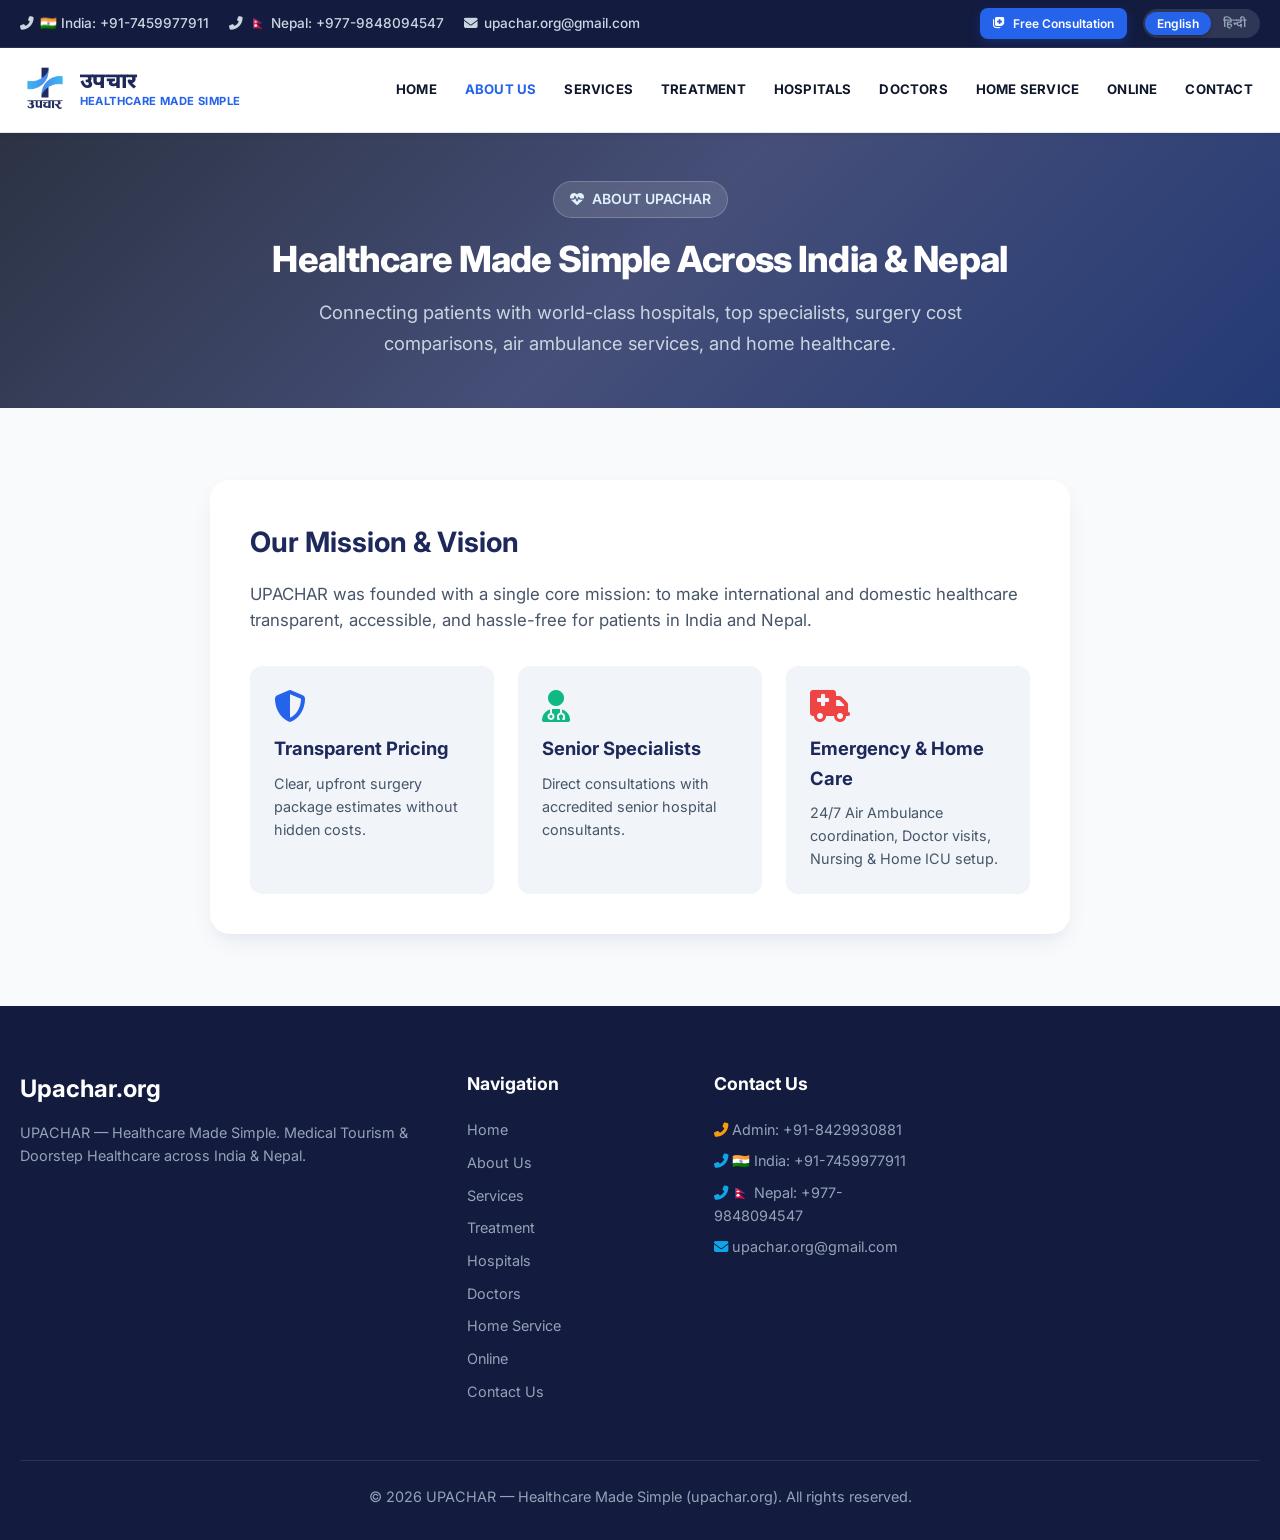
<file: about.html>
<!DOCTYPE html>
<html lang="en">
<head>
  <meta charset="UTF-8">
  <meta name="viewport" content="width=device-width, initial-scale=1.0, maximum-scale=1.0, user-scalable=no">
  <title>About Us — UPACHAR | Healthcare Made Simple</title>
  <meta name="description" content="Learn about UPACHAR — Healthcare Made Simple. Connecting patients in India & Nepal with accredited hospitals, senior doctors & transparent treatment cost comparisons.">
  
  <link rel="icon" href="assets/images/logo.jpeg" type="image/jpeg">
  <link rel="stylesheet" href="https://cdnjs.cloudflare.com/ajax/libs/font-awesome/6.5.1/css/all.min.css">
  <link rel="stylesheet" href="css/style.css">
</head>
<body>



  <!-- Top Utility Bar -->
  <div class="top-bar">
    <div class="container">
      <div class="top-info">
        <a href="tel:+917459977911"><i class="fas fa-phone-alt"></i> <span>🇮🇳 India: +91-7459977911</span></a>
        <a href="tel:+9779848094547"><i class="fas fa-phone-alt"></i> <span>🇳🇵 Nepal: +977-9848094547</span></a>
        <a href="mailto:upachar.org@gmail.com"><i class="fas fa-envelope"></i> <span>upachar.org@gmail.com</span></a>
      </div>
      <div class="top-actions">
        <a href="contact.html" class="btn btn-primary btn-sm" style="padding:0.3rem 0.75rem; font-size:0.75rem; background:var(--accent);">
          <i class="fas fa-notes-medical"></i> <span>Free Consultation</span>
        </a>
        <div class="lang-switch" id="langSwitch">
          <button class="lang-btn active" data-lang="en">English</button>
          <button class="lang-btn" data-lang="hi">हिन्दी</button>
        </div>
      </div>
    </div>
  </div>

  <!-- Main Header -->
  <header class="main-header">
    <div class="container header-container">
      <a href="index.html" class="brand-logo">
        <img src="assets/images/logo.jpeg" alt="Upachar Logo" style="height:50px !important; max-height:50px !important; width:auto !important;">
        <div class="brand-text">
          <span class="brand-name">उपचार</span>
          <span class="brand-tagline">Healthcare Made Simple</span>
        </div>
      </a>

      <nav class="nav-menu">
        <div class="nav-item"><a href="index.html" class="nav-link">HOME</a></div>
        <div class="nav-item"><a href="about.html" class="nav-link active">ABOUT US</a></div>
        <div class="nav-item"><a href="services.html" class="nav-link">SERVICES</a></div>
        <div class="nav-item"><a href="treatment.html" class="nav-link">TREATMENT</a></div>
        <div class="nav-item"><a href="hospitals.html" class="nav-link">HOSPITALS</a></div>
        <div class="nav-item"><a href="doctors.html" class="nav-link">DOCTORS</a></div>
        <div class="nav-item"><a href="home-service.html" class="nav-link">HOME SERVICE</a></div>
        <div class="nav-item"><a href="online.html" class="nav-link">ONLINE</a></div>
        <div class="nav-item"><a href="contact.html" class="nav-link">CONTACT</a></div>
      </nav>

      <button class="mobile-toggle" aria-label="Toggle menu">
        <i class="fas fa-bars"></i>
      </button>
    </div>
  </header>

  <!-- Page Banner -->
  <section class="hero-section" style="padding:3rem 0; text-align:center;">
    <div class="container">
      <span class="hero-badge"><i class="fas fa-heartbeat"></i> ABOUT UPACHAR</span>
      <h1 class="hero-title" style="font-size:2.25rem;">Healthcare Made Simple Across India & Nepal</h1>
      <p class="hero-subtitle" style="margin:0 auto; max-width:750px;">
        Connecting patients with world-class hospitals, top specialists, surgery cost comparisons, air ambulance services, and home healthcare.
      </p>
    </div>
  </section>

  <!-- About Details Section -->
  <section class="section">
    <div class="container" style="max-width:900px;">
      <div style="background:#FFF; padding:2.5rem; border-radius:var(--radius-lg); box-shadow:var(--shadow-md);">
        <h2 style="color:var(--primary); margin-bottom:1rem; font-size:1.75rem;">Our Mission & Vision</h2>
        <p style="margin-bottom:1.5rem; color:var(--text-muted); font-size:1.05rem;">
          UPACHAR was founded with a single core mission: to make international and domestic healthcare transparent, accessible, and hassle-free for patients in India and Nepal.
        </p>

        <div style="display:grid; grid-template-columns:repeat(auto-fit, minmax(240px, 1fr)); gap:1.5rem; margin-top:2rem;">
          <div style="background:var(--bg-alt); padding:1.5rem; border-radius:var(--radius-md);">
            <i class="fas fa-shield-alt" style="font-size:2rem; color:var(--accent); margin-bottom:0.75rem;"></i>
            <h3 style="font-size:1.15rem; color:var(--primary); margin-bottom:0.5rem;">Transparent Pricing</h3>
            <p style="font-size:0.9rem; color:var(--text-muted);">Clear, upfront surgery package estimates without hidden costs.</p>
          </div>

          <div style="background:var(--bg-alt); padding:1.5rem; border-radius:var(--radius-md);">
            <i class="fas fa-user-md" style="font-size:2rem; color:var(--emerald); margin-bottom:0.75rem;"></i>
            <h3 style="font-size:1.15rem; color:var(--primary); margin-bottom:0.5rem;">Senior Specialists</h3>
            <p style="font-size:0.9rem; color:var(--text-muted);">Direct consultations with accredited senior hospital consultants.</p>
          </div>

          <div style="background:var(--bg-alt); padding:1.5rem; border-radius:var(--radius-md);">
            <i class="fas fa-ambulance" style="font-size:2rem; color:var(--rose); margin-bottom:0.75rem;"></i>
            <h3 style="font-size:1.15rem; color:var(--primary); margin-bottom:0.5rem;">Emergency & Home Care</h3>
            <p style="font-size:0.9rem; color:var(--text-muted);">24/7 Air Ambulance coordination, Doctor visits, Nursing & Home ICU setup.</p>
          </div>
        </div>
      </div>
    </div>
  </section>

  <!-- Footer -->
  <footer class="main-footer">
    <div class="container">
      <div class="footer-grid">
        <div class="footer-brand">
          <h3>Upachar.org</h3>
          <p>UPACHAR — Healthcare Made Simple. Medical Tourism & Doorstep Healthcare across India & Nepal.</p>
        </div>
        <div>
          <h4 class="footer-title">Navigation</h4>
          <ul class="footer-links">
            <li><a href="index.html">Home</a></li>
            <li><a href="about.html">About Us</a></li>
            <li><a href="services.html">Services</a></li>
            <li><a href="treatment.html">Treatment</a></li>
            <li><a href="hospitals.html">Hospitals</a></li>
            <li><a href="doctors.html">Doctors</a></li>
            <li><a href="home-service.html">Home Service</a></li>
            <li><a href="online.html">Online</a></li>
            <li><a href="contact.html">Contact Us</a></li>
          </ul>
        </div>
        <div>
          <h4 class="footer-title">Contact Us</h4>
          <p style="margin-bottom:0.5rem;"><i class="fas fa-phone-alt" style="color:var(--amber);"></i> Admin: +91-8429930881</p>
          <p style="margin-bottom:0.5rem;"><i class="fas fa-phone-alt" style="color:var(--cyan);"></i> 🇮🇳 India: +91-7459977911</p>
          <p style="margin-bottom:0.5rem;"><i class="fas fa-phone-alt" style="color:var(--cyan);"></i> 🇳🇵 Nepal: +977-9848094547</p>
          <p style="margin-bottom:0.5rem;"><i class="fas fa-envelope" style="color:var(--cyan);"></i> upachar.org@gmail.com</p>
        </div>
      </div>
      <div class="footer-bottom">
        <p>© 2026 UPACHAR — Healthcare Made Simple (upachar.org). All rights reserved.</p>
      </div>
    </div>
  </footer>

  <script src="js/data.js"></script>
  <script src="js/app.js"></script>
</body>
</html>
</file>
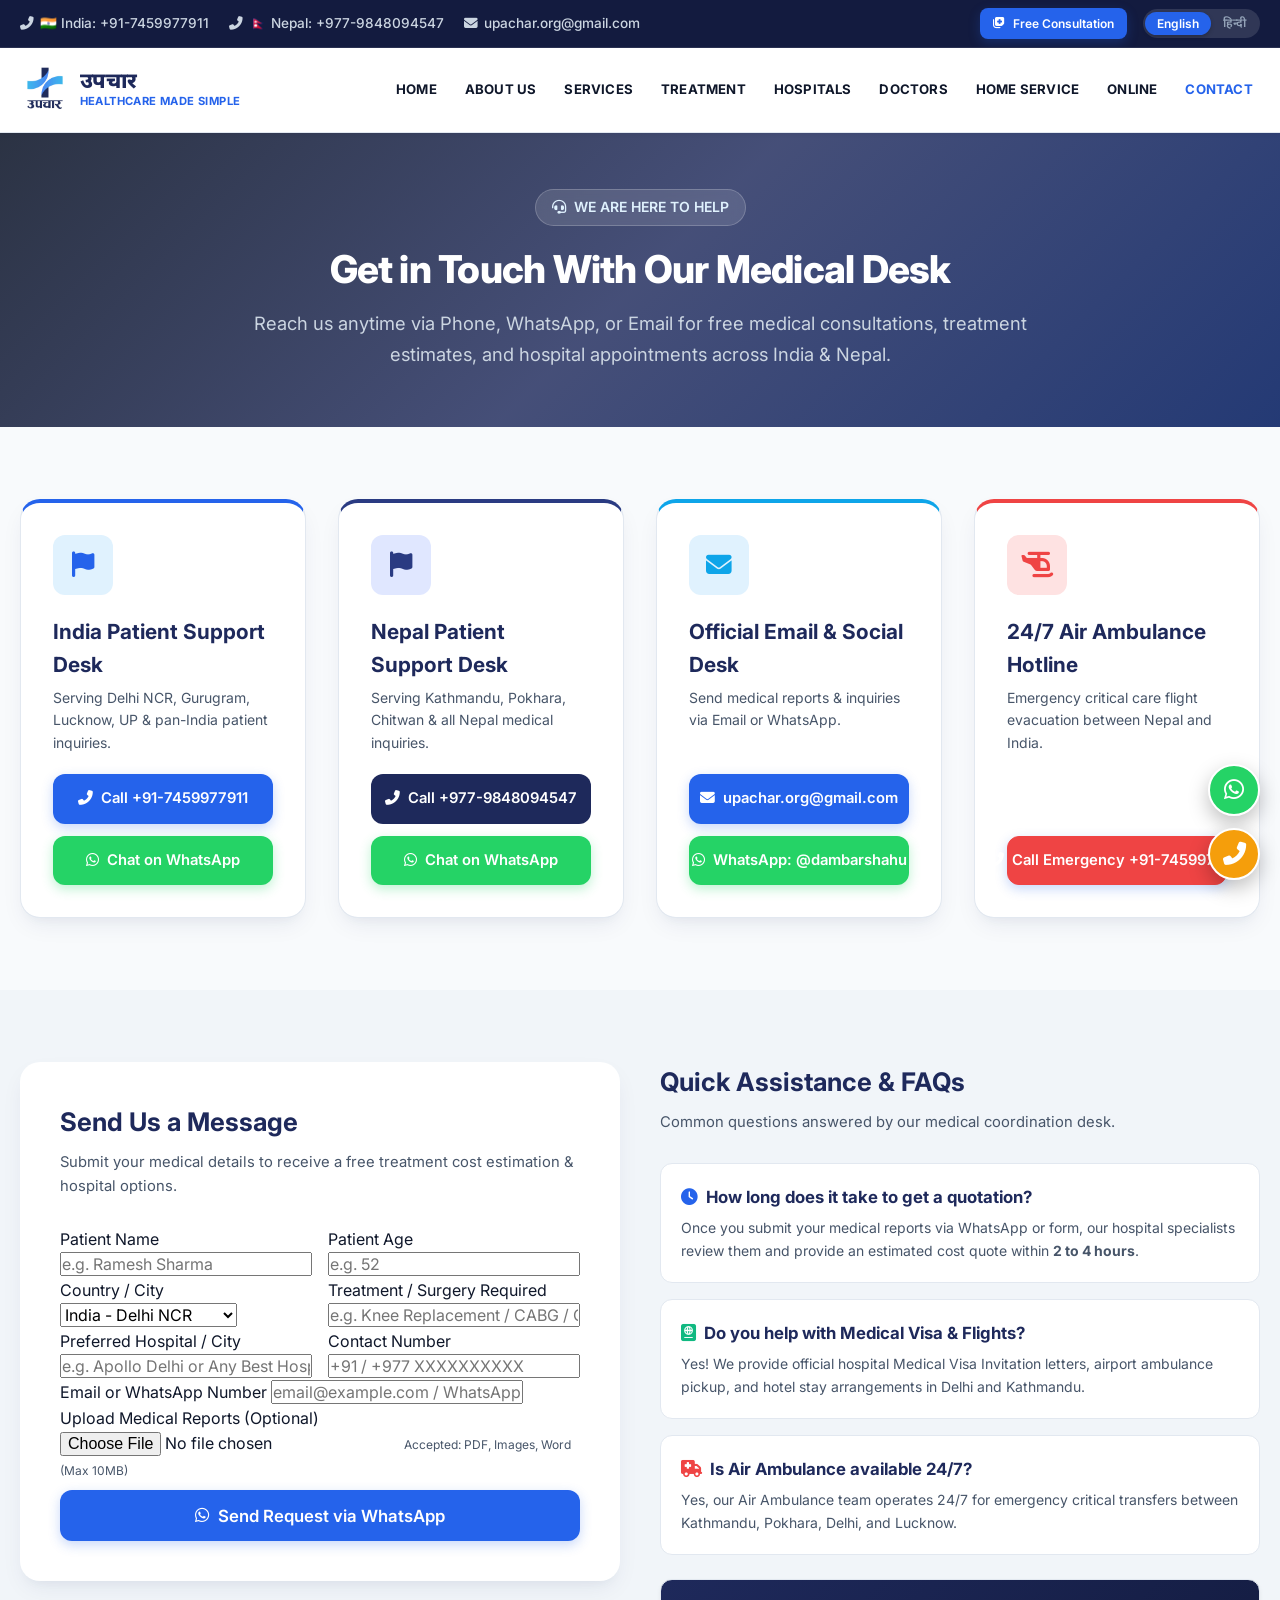
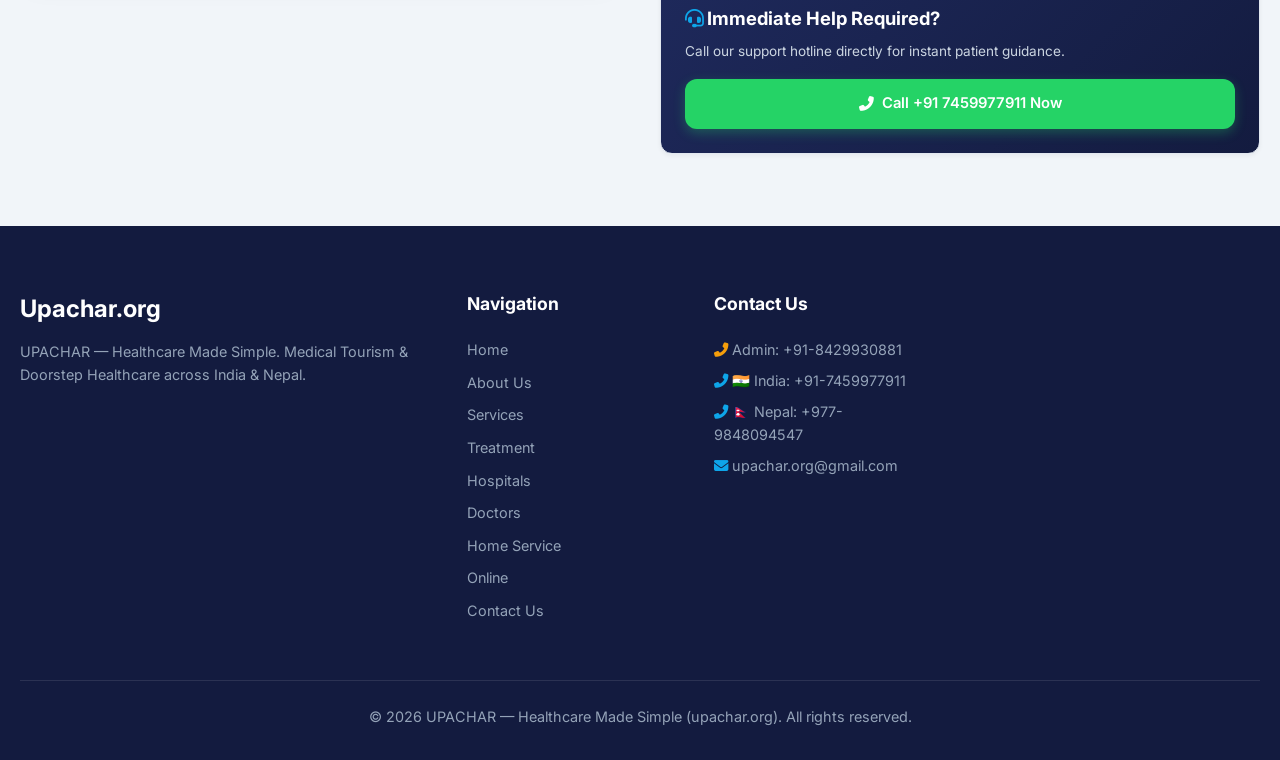
<file: contact.html>
<!DOCTYPE html>
<html lang="en">
<head>
  <meta charset="UTF-8">
  <meta name="viewport" content="width=device-width, initial-scale=1.0, maximum-scale=1.0, user-scalable=no">
  <title>Contact Us — UPACHAR | Healthcare & Patient Support Desks</title>
  <meta name="description" content="Get in touch with UPACHAR Medical Desk. India Support Desk +91 7459977911, Nepal Support Desk +977 9848094547, Email upachar.org@gmail.com. Free treatment estimates.">
  
  <link rel="icon" href="assets/images/logo.jpeg" type="image/jpeg">
  <link rel="stylesheet" href="https://cdnjs.cloudflare.com/ajax/libs/font-awesome/6.5.1/css/all.min.css">
  <link rel="stylesheet" href="css/style.css">
  <style>
    .contact-hero-card {
      background: #FFFFFF;
      border-radius: var(--radius-lg);
      border: 1px solid var(--border-light);
      box-shadow: var(--shadow-md);
      padding: 2rem;
      transition: var(--transition);
      display: flex;
      flex-direction: column;
      height: 100%;
    }
    .contact-hero-card:hover {
      transform: translateY(-5px);
      box-shadow: var(--shadow-lg);
      border-color: var(--accent);
    }
    .contact-icon-box {
      width: 60px;
      height: 60px;
      border-radius: var(--radius-md);
      display: flex;
      align-items: center;
      justify-content: center;
      font-size: 1.6rem;
      margin-bottom: 1.25rem;
    }
    .office-card {
      background: #FFF;
      border-radius: var(--radius-md);
      border: 1px solid var(--border-light);
      padding: 1.5rem;
      box-shadow: var(--shadow-sm);
    }
    .faq-item-card {
      background: #FFF;
      border-radius: var(--radius-md);
      border: 1px solid var(--border-light);
      padding: 1.25rem;
      margin-bottom: 1rem;
    }
    .faq-item-card h4 {
      color: var(--primary);
      font-size: 1.05rem;
      margin-bottom: 0.4rem;
      display: flex;
      align-items: center;
      gap: 0.5rem;
    }
  </style>
</head>
<body>



  <!-- Top Utility Bar -->
  <div class="top-bar">
    <div class="container">
      <div class="top-info">
        <a href="tel:+917459977911"><i class="fas fa-phone-alt"></i> <span>🇮🇳 India: +91-7459977911</span></a>
        <a href="tel:+9779848094547"><i class="fas fa-phone-alt"></i> <span>🇳🇵 Nepal: +977-9848094547</span></a>
        <a href="mailto:upachar.org@gmail.com"><i class="fas fa-envelope"></i> <span>upachar.org@gmail.com</span></a>
      </div>
      <div class="top-actions">
        <a href="contact.html" class="btn btn-primary btn-sm" style="padding:0.3rem 0.75rem; font-size:0.75rem; background:var(--accent);">
          <i class="fas fa-notes-medical"></i> <span>Free Consultation</span>
        </a>
        <div class="lang-switch" id="langSwitch">
          <button class="lang-btn active" data-lang="en">English</button>
          <button class="lang-btn" data-lang="hi">हिन्दी</button>
        </div>
      </div>
    </div>
  </div>

  <!-- Main Header -->
  <header class="main-header">
    <div class="container header-container">
      <a href="index.html" class="brand-logo">
        <img src="assets/images/logo.jpeg" alt="Upachar Logo" style="height:50px !important; max-height:50px !important; width:auto !important;">
        <div class="brand-text">
          <span class="brand-name">उपचार</span>
          <span class="brand-tagline">Healthcare Made Simple</span>
        </div>
      </a>

      <nav class="nav-menu">
        <div class="nav-item"><a href="index.html" class="nav-link">HOME</a></div>
        <div class="nav-item"><a href="about.html" class="nav-link">ABOUT US</a></div>
        <div class="nav-item"><a href="services.html" class="nav-link">SERVICES</a></div>
        <div class="nav-item"><a href="treatment.html" class="nav-link">TREATMENT</a></div>
        <div class="nav-item"><a href="hospitals.html" class="nav-link">HOSPITALS</a></div>
        <div class="nav-item"><a href="doctors.html" class="nav-link">DOCTORS</a></div>
        <div class="nav-item"><a href="home-service.html" class="nav-link">HOME SERVICE</a></div>
        <div class="nav-item"><a href="online.html" class="nav-link">ONLINE</a></div>
        <div class="nav-item"><a href="contact.html" class="nav-link active">CONTACT</a></div>
      </nav>

      <button class="mobile-toggle" aria-label="Toggle menu">
        <i class="fas fa-bars"></i>
      </button>
    </div>
  </header>

  <!-- Page Banner -->
  <section class="hero-section" style="padding:3.5rem 0; text-align:center;">
    <div class="container">
      <span class="hero-badge"><i class="fas fa-headset"></i> WE ARE HERE TO HELP</span>
      <h1 class="hero-title" style="font-size:2.4rem;">Get in Touch With Our Medical Desk</h1>
      <p class="hero-subtitle" style="margin:0 auto; max-width:780px;">
        Reach us anytime via Phone, WhatsApp, or Email for free medical consultations, treatment estimates, and hospital appointments across India & Nepal.
      </p>
    </div>
  </section>

  <!-- Support Desks Cards Grid -->
  <section class="section">
    <div class="container">
      <div style="display:grid; grid-template-columns:repeat(auto-fit, minmax(280px, 1fr)); gap:2rem;">
        
        <!-- 1. India Support Desk -->
        <div class="contact-hero-card" style="border-top:4px solid var(--accent);">
          <div class="contact-icon-box" style="background:#E0F2FE; color:var(--accent);"><i class="fas fa-flag"></i></div>
          <h3 style="font-size:1.3rem; color:var(--primary); margin-bottom:0.35rem;">India Patient Support Desk</h3>
          <p style="color:var(--text-muted); font-size:0.875rem; margin-bottom:1.25rem;">
            Serving Delhi NCR, Gurugram, Lucknow, UP & pan-India patient inquiries.
          </p>
          <div style="margin-top:auto; display:flex; flex-direction:column; gap:0.75rem;">
            <a href="tel:+917459977911" class="btn btn-primary" style="width:100%;">
              <i class="fas fa-phone-alt"></i> Call +91-7459977911
            </a>
            <a href="https://wa.me/917459977911" target="_blank" class="btn btn-whatsapp" style="width:100%;">
              <i class="fab fa-whatsapp"></i> Chat on WhatsApp
            </a>
          </div>
        </div>

        <!-- 2. Nepal Support Desk -->
        <div class="contact-hero-card" style="border-top:4px solid var(--primary-light);">
          <div class="contact-icon-box" style="background:#E0E7FF; color:var(--primary-light);"><i class="fas fa-flag"></i></div>
          <h3 style="font-size:1.3rem; color:var(--primary); margin-bottom:0.35rem;">Nepal Patient Support Desk</h3>
          <p style="color:var(--text-muted); font-size:0.875rem; margin-bottom:1.25rem;">
            Serving Kathmandu, Pokhara, Chitwan & all Nepal medical inquiries.
          </p>
          <div style="margin-top:auto; display:flex; flex-direction:column; gap:0.75rem;">
            <a href="tel:+9779848094547" class="btn btn-navy" style="width:100%;">
              <i class="fas fa-phone-alt"></i> Call +977-9848094547
            </a>
            <a href="https://wa.me/9779848094547" target="_blank" class="btn btn-whatsapp" style="width:100%;">
              <i class="fab fa-whatsapp"></i> Chat on WhatsApp
            </a>
          </div>
        </div>

        <!-- 3. Official Email & Social Desk -->
        <div class="contact-hero-card" style="border-top:4px solid var(--cyan);">
          <div class="contact-icon-box" style="background:#E0F2FE; color:var(--cyan);"><i class="fas fa-envelope"></i></div>
          <h3 style="font-size:1.3rem; color:var(--primary); margin-bottom:0.35rem;">Official Email & Social Desk</h3>
          <p style="color:var(--text-muted); font-size:0.875rem; margin-bottom:1.25rem;">
            Send medical reports & inquiries via Email or WhatsApp.
          </p>
          <div style="margin-top:auto; display:flex; flex-direction:column; gap:0.75rem;">
            <a href="mailto:upachar.org@gmail.com" class="btn btn-primary" style="width:100%; word-break:break-all;">
              <i class="fas fa-envelope"></i> upachar.org@gmail.com
            </a>
            <a href="https://wa.me/918429930881" target="_blank" class="btn btn-whatsapp" style="width:100%;">
              <i class="fab fa-whatsapp"></i> WhatsApp: @dambarshahu
            </a>
          </div>
        </div>

        <!-- 4. 24/7 Air Ambulance Emergency -->
        <div class="contact-hero-card" style="border-top:4px solid var(--rose);">
          <div class="contact-icon-box" style="background:#FEE2E2; color:var(--rose);"><i class="fas fa-helicopter"></i></div>
          <h3 style="font-size:1.3rem; color:var(--primary); margin-bottom:0.35rem;">24/7 Air Ambulance Hotline</h3>
          <p style="color:var(--text-muted); font-size:0.875rem; margin-bottom:1.25rem;">
            Emergency critical care flight evacuation between Nepal and India.
          </p>
          <div style="margin-top:auto; display:flex; flex-direction:column; gap:0.75rem;">
            <a href="tel:+917459977911" class="btn btn-primary" style="width:100%; background:var(--rose); border-color:var(--rose);">
              <i class="fas fa-phone-alt"></i> Call Emergency +91-7459977911
            </a>
          </div>
        </div>

      </div>
    </div>
  </section>

  <!-- Interactive Form & Quick FAQ Section -->
  <section class="section" style="background:var(--bg-alt);">
    <div class="container">
      <div style="display:grid; grid-template-columns:repeat(auto-fit, minmax(320px, 1fr)); gap:2.5rem; align-items:start;">
        
        <!-- Left: Form Container Card -->
        <div class="form-container-card" style="margin:0; max-width:100%;">
          <h2 style="color:var(--primary); margin-bottom:0.5rem; font-size:1.6rem;">Send Us a Message</h2>
          <p style="color:var(--text-muted); margin-bottom:1.75rem; font-size:0.925rem;">
            Submit your medical details to receive a free treatment cost estimation & hospital options.
          </p>

          <form id="personalizedQuoteForm" class="quick-form">
            <div class="form-row">
              <div class="form-group">
                <label>Patient Name</label>
                <input type="text" id="quoteName" class="form-input" placeholder="e.g. Ramesh Sharma" required>
              </div>
              <div class="form-group">
                <label>Patient Age</label>
                <input type="number" id="quoteAge" class="form-input" placeholder="e.g. 52" required>
              </div>
            </div>

            <div class="form-row">
              <div class="form-group">
                <label>Country / City</label>
                <select id="quoteCountry" class="form-select" required>
                  <option value="India - Delhi NCR">India - Delhi NCR</option>
                  <option value="India - Lucknow / UP">India - Lucknow / UP</option>
                  <option value="Nepal - Kathmandu">Nepal - Kathmandu</option>
                  <option value="Nepal - Other City">Nepal - Other City</option>
                  <option value="International">International</option>
                </select>
              </div>
              <div class="form-group">
                <label>Treatment / Surgery Required</label>
                <input type="text" id="quoteTreatment" class="form-input" placeholder="e.g. Knee Replacement / CABG / Cataract" required>
              </div>
            </div>

            <div class="form-row">
              <div class="form-group">
                <label>Preferred Hospital / City</label>
                <input type="text" id="quoteHospital" class="form-input" placeholder="e.g. Apollo Delhi or Any Best Hospital">
              </div>
              <div class="form-group">
                <label>Contact Number</label>
                <input type="tel" id="quoteContact" class="form-input" placeholder="+91 / +977 XXXXXXXXXX" required>
              </div>
            </div>

            <div class="form-group">
              <label>Email or WhatsApp Number</label>
              <input type="text" id="quoteEmailWA" class="form-input" placeholder="email@example.com / WhatsApp" required>
            </div>

            <div class="form-group">
              <label>Upload Medical Reports (Optional)</label>
              <input type="file" id="quoteReportFile" class="form-input" accept=".pdf,.jpg,.png,.doc,.docx">
              <span style="font-size:0.75rem; color:var(--text-muted);">Accepted: PDF, Images, Word (Max 10MB)</span>
            </div>

            <button type="submit" class="btn btn-primary" style="width:100%; font-size:1.05rem; padding:0.9rem; margin-top:0.5rem;">
              <i class="fab fa-whatsapp"></i> <span>Send Request via WhatsApp</span>
            </button>
          </form>
        </div>

        <!-- Right: FAQ & Assistance Cards -->
        <div>
          <h2 style="color:var(--primary); margin-bottom:0.5rem; font-size:1.6rem;">Quick Assistance & FAQs</h2>
          <p style="color:var(--text-muted); margin-bottom:1.75rem; font-size:0.925rem;">
            Common questions answered by our medical coordination desk.
          </p>

          <div class="faq-item-card">
            <h4><i class="fas fa-clock" style="color:var(--accent);"></i> How long does it take to get a quotation?</h4>
            <p style="font-size:0.875rem; color:var(--text-muted); line-height:1.6;">
              Once you submit your medical reports via WhatsApp or form, our hospital specialists review them and provide an estimated cost quote within <strong>2 to 4 hours</strong>.
            </p>
          </div>

          <div class="faq-item-card">
            <h4><i class="fas fa-passport" style="color:var(--emerald);"></i> Do you help with Medical Visa & Flights?</h4>
            <p style="font-size:0.875rem; color:var(--text-muted); line-height:1.6;">
              Yes! We provide official hospital Medical Visa Invitation letters, airport ambulance pickup, and hotel stay arrangements in Delhi and Kathmandu.
            </p>
          </div>

          <div class="faq-item-card">
            <h4><i class="fas fa-ambulance" style="color:var(--rose);"></i> Is Air Ambulance available 24/7?</h4>
            <p style="font-size:0.875rem; color:var(--text-muted); line-height:1.6;">
              Yes, our Air Ambulance team operates 24/7 for emergency critical transfers between Kathmandu, Pokhara, Delhi, and Lucknow.
            </p>
          </div>

          <div class="office-card" style="margin-top:1.5rem; background:linear-gradient(135deg, #1E295B 0%, #131B3F 100%); color:#FFF;">
            <h4 style="color:#FFF; font-size:1.15rem; margin-bottom:0.5rem;"><i class="fas fa-headset" style="color:var(--cyan);"></i> Immediate Help Required?</h4>
            <p style="font-size:0.85rem; color:#CBD5E1; margin-bottom:1rem;">
              Call our support hotline directly for instant patient guidance.
            </p>
            <a href="tel:+917459977911" class="btn btn-whatsapp" style="width:100%;">
              <i class="fas fa-phone-alt"></i> Call +91 7459977911 Now
            </a>
          </div>
        </div>

      </div>
    </div>
  </section>

  <!-- Modal Booking Dialog -->
  <div id="bookingModal" class="modal-overlay">
    <div class="modal-content">
      <button id="closeModalBtn" class="modal-close"><i class="fas fa-times"></i></button>
      <div style="margin-bottom:1.5rem;">
        <h3 style="font-size:1.35rem; color:var(--primary); font-weight:700;">Book Healthcare Consultation</h3>
        <p style="font-size:0.875rem; color:var(--text-muted);">Fill in details to instantly connect with our medical desk on WhatsApp.</p>
      </div>

      <form id="modalBookingForm" class="quick-form">
        <div class="form-group">
          <label>Select Service / Surgery</label>
          <select id="modalServiceSelect" class="form-select" required></select>
        </div>

        <div class="form-group">
          <label>Select Country / Location</label>
          <select id="modalCountry" class="form-select" required>
            <option value="India">India (+91 7459977911)</option>
            <option value="Nepal">Nepal (+977 9848094547)</option>
            <option value="Admin">Admin (+91 8429930881)</option>
          </select>
        </div>

        <div class="form-group">
          <label>Patient / Contact Name</label>
          <input type="text" id="modalName" class="form-input" placeholder="Full Name" required>
        </div>

        <div class="form-group">
          <label>Mobile Number (WhatsApp)</label>
          <input type="tel" id="modalPhone" class="form-input" placeholder="+91 / +977 XXXXXXXXXX" required>
        </div>

        <div class="form-group">
          <label>Home Address / Location</label>
          <input type="text" id="modalAddress" class="form-input" placeholder="House No., Sector, City" required>
        </div>

        <div class="form-group">
          <label>Medical Condition / Notes (Optional)</label>
          <textarea id="modalNotes" class="form-textarea" rows="2" placeholder="Describe requirements..."></textarea>
        </div>

        <button type="submit" class="btn btn-whatsapp" style="width:100%; margin-top:0.75rem;">
          <i class="fab fa-whatsapp"></i> Confirm Booking via WhatsApp
        </button>
      </form>
    </div>
  </div>

  <!-- Floating Action Buttons -->
  <div class="floating-actions">
    <a href="https://wa.me/918429930881" target="_blank" class="float-btn float-wa" title="WhatsApp Admin (+91 8429930881)">
      <i class="fab fa-whatsapp"></i>
    </a>
    <a href="tel:+918429930881" class="float-btn float-call" title="Call Admin Hotline">
      <i class="fas fa-phone-alt"></i>
    </a>
  </div>

  <!-- Footer -->
  <footer class="main-footer">
    <div class="container">
      <div class="footer-grid">
        <div class="footer-brand">
          <h3>Upachar.org</h3>
          <p>UPACHAR — Healthcare Made Simple. Medical Tourism & Doorstep Healthcare across India & Nepal.</p>
        </div>
        <div>
          <h4 class="footer-title">Navigation</h4>
          <ul class="footer-links">
            <li><a href="index.html">Home</a></li>
            <li><a href="about.html">About Us</a></li>
            <li><a href="services.html">Services</a></li>
            <li><a href="treatment.html">Treatment</a></li>
            <li><a href="hospitals.html">Hospitals</a></li>
            <li><a href="doctors.html">Doctors</a></li>
            <li><a href="home-service.html">Home Service</a></li>
            <li><a href="online.html">Online</a></li>
            <li><a href="contact.html">Contact Us</a></li>
          </ul>
        </div>
        <div>
          <h4 class="footer-title">Contact Us</h4>
          <p style="margin-bottom:0.5rem;"><i class="fas fa-phone-alt" style="color:var(--amber);"></i> Admin: +91-8429930881</p>
          <p style="margin-bottom:0.5rem;"><i class="fas fa-phone-alt" style="color:var(--cyan);"></i> 🇮🇳 India: +91-7459977911</p>
          <p style="margin-bottom:0.5rem;"><i class="fas fa-phone-alt" style="color:var(--cyan);"></i> 🇳🇵 Nepal: +977-9848094547</p>
          <p style="margin-bottom:0.5rem;"><i class="fas fa-envelope" style="color:var(--cyan);"></i> upachar.org@gmail.com</p>
        </div>
      </div>
      <div class="footer-bottom">
        <p>© 2026 UPACHAR — Healthcare Made Simple (upachar.org). All rights reserved.</p>
      </div>
    </div>
  </footer>

  <script src="js/data.js"></script>
  <script src="js/app.js"></script>
</body>
</html>
</file>
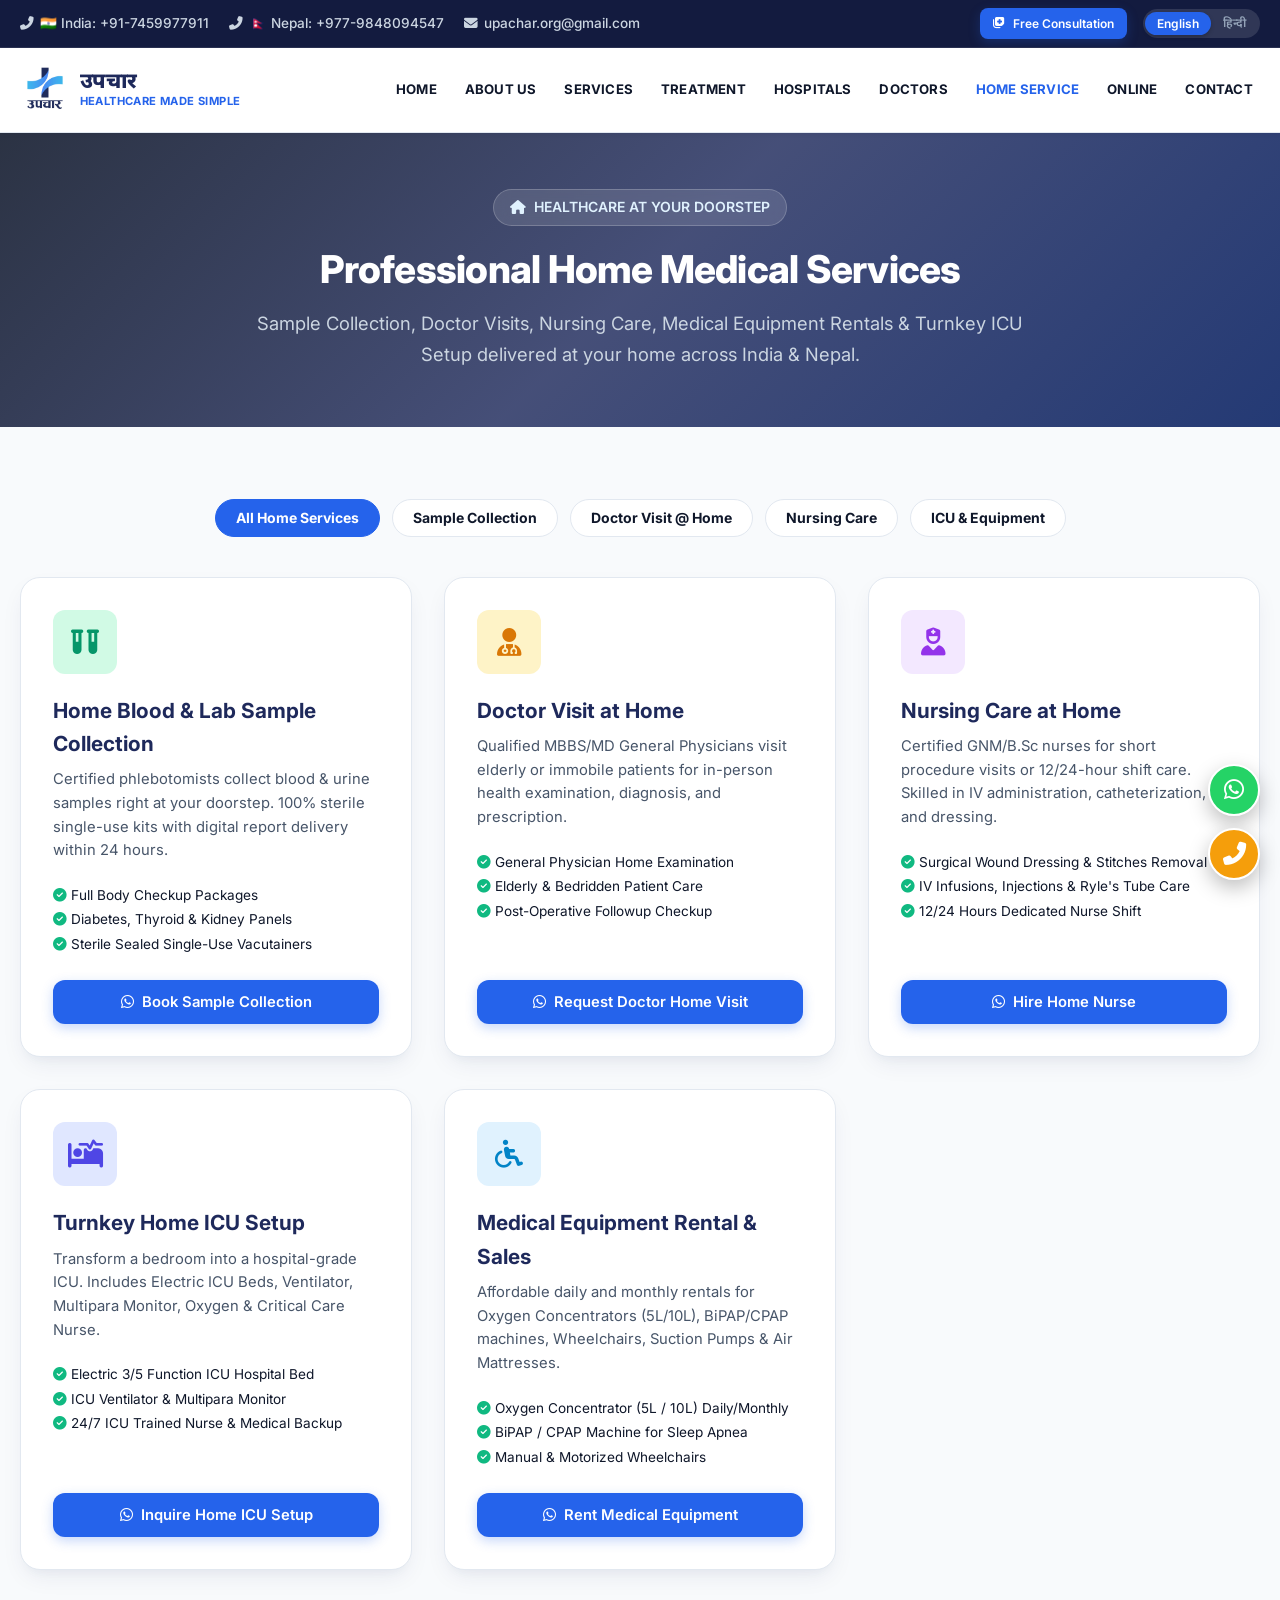
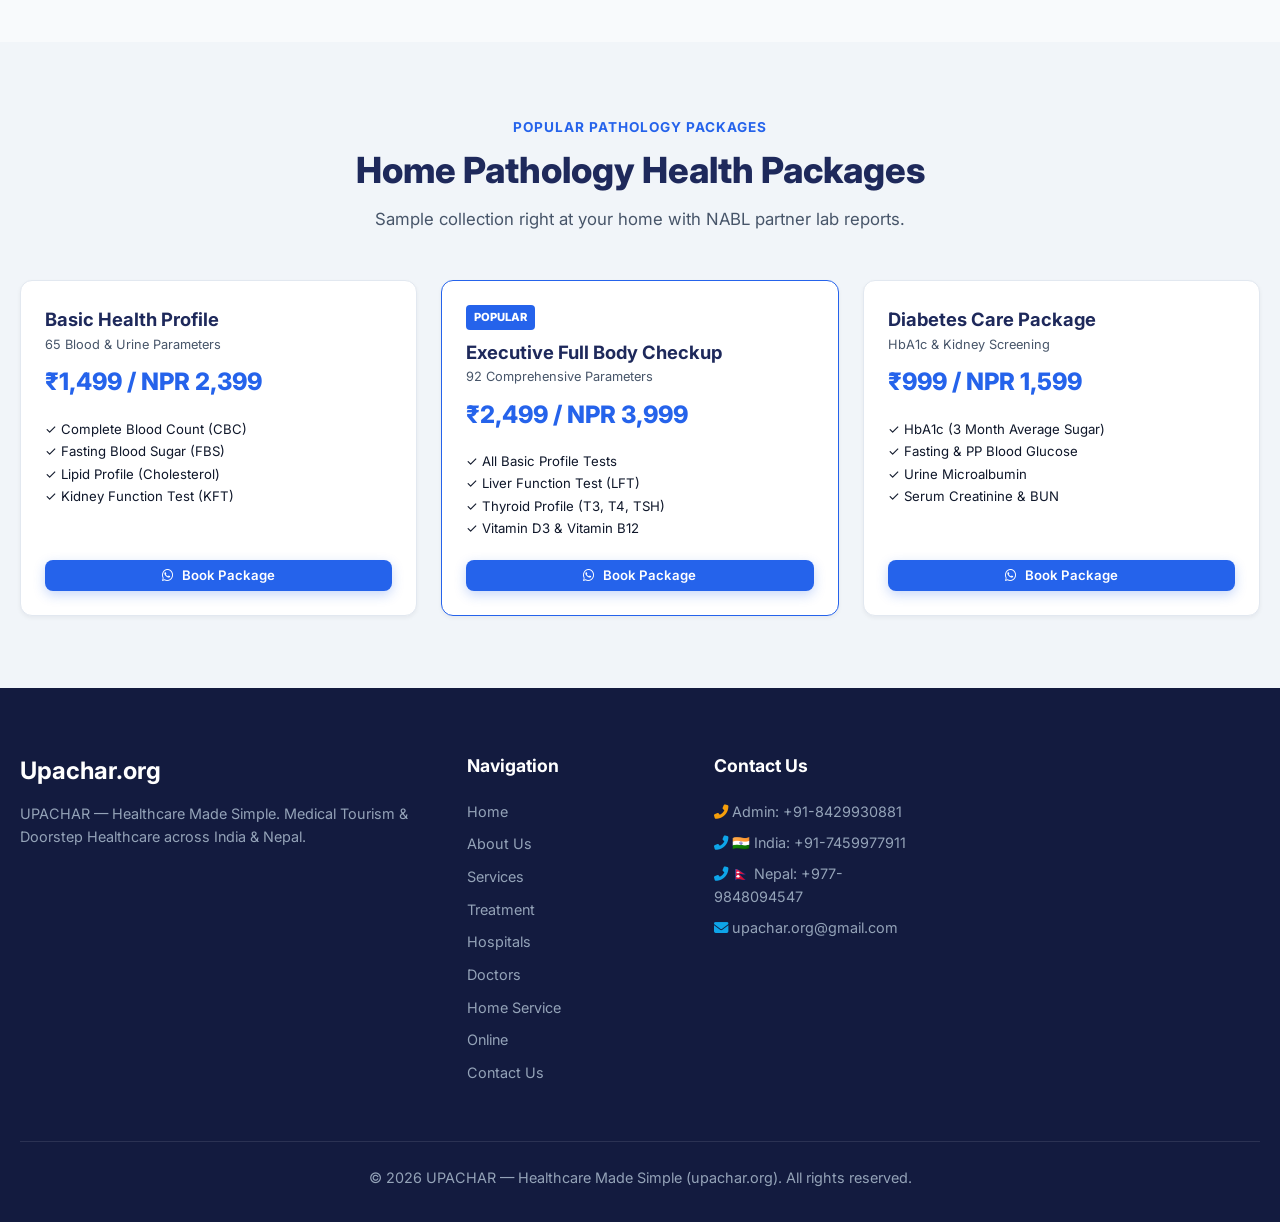
<file: home-service.html>
<!DOCTYPE html>
<html lang="en">
<head>
  <meta charset="UTF-8">
  <meta name="viewport" content="width=device-width, initial-scale=1.0, maximum-scale=1.0, user-scalable=no">
  <title>Home Service — UPACHAR | Healthcare & Nursing at Your Doorstep</title>
  <meta name="description" content="Doorstep healthcare services across India & Nepal: Home blood sample collection, Doctor home visits, Nursing care, Medical equipment rental & Home ICU Bed setup.">
  
  <link rel="icon" href="assets/images/logo.jpeg" type="image/jpeg">
  <link rel="stylesheet" href="https://cdnjs.cloudflare.com/ajax/libs/font-awesome/6.5.1/css/all.min.css">
  <link rel="stylesheet" href="css/style.css">
  <style>
    .hs-card {
      background: #FFFFFF;
      border-radius: var(--radius-lg);
      border: 1px solid var(--border-light);
      box-shadow: var(--shadow-md);
      padding: 2rem;
      transition: var(--transition);
      display: flex;
      flex-direction: column;
      height: 100%;
    }
    .hs-card:hover {
      transform: translateY(-5px);
      box-shadow: var(--shadow-lg);
      border-color: var(--accent);
    }
    .hs-icon {
      width: 64px;
      height: 64px;
      border-radius: var(--radius-md);
      display: flex;
      align-items: center;
      justify-content: center;
      font-size: 1.75rem;
      margin-bottom: 1.25rem;
    }
    .filter-tabs {
      display: flex;
      justify-content: center;
      gap: 0.75rem;
      flex-wrap: wrap;
      margin-bottom: 2.5rem;
    }
    .filter-btn {
      padding: 0.6rem 1.25rem;
      border-radius: var(--radius-full);
      border: 1.5px solid var(--border-light);
      background: #FFF;
      color: var(--text-dark);
      font-weight: 700;
      font-size: 0.875rem;
      cursor: pointer;
      transition: var(--transition);
    }
    .filter-btn.active, .filter-btn:hover {
      background: var(--accent);
      color: #FFF;
      border-color: var(--accent);
    }
    .package-card {
      background: #FFF;
      border-radius: var(--radius-md);
      border: 1px solid var(--border-light);
      padding: 1.5rem;
      box-shadow: var(--shadow-sm);
      transition: var(--transition);
      display: flex;
      flex-direction: column;
    }
    .package-card:hover {
      border-color: var(--cyan);
      box-shadow: var(--shadow-md);
    }
    .price-tag {
      font-size: 1.5rem;
      font-weight: 800;
      color: var(--accent);
      margin: 0.5rem 0 1rem;
    }
  </style>
</head>
<body>



  <!-- Top Utility Bar -->
  <div class="top-bar">
    <div class="container">
      <div class="top-info">
        <a href="tel:+917459977911"><i class="fas fa-phone-alt"></i> <span>🇮🇳 India: +91-7459977911</span></a>
        <a href="tel:+9779848094547"><i class="fas fa-phone-alt"></i> <span>🇳🇵 Nepal: +977-9848094547</span></a>
        <a href="mailto:upachar.org@gmail.com"><i class="fas fa-envelope"></i> <span>upachar.org@gmail.com</span></a>
      </div>
      <div class="top-actions">
        <a href="contact.html" class="btn btn-primary btn-sm" style="padding:0.3rem 0.75rem; font-size:0.75rem; background:var(--accent);">
          <i class="fas fa-notes-medical"></i> <span>Free Consultation</span>
        </a>
        <div class="lang-switch" id="langSwitch">
          <button class="lang-btn active" data-lang="en">English</button>
          <button class="lang-btn" data-lang="hi">हिन्दी</button>
        </div>
      </div>
    </div>
  </div>

  <!-- Main Header -->
  <header class="main-header">
    <div class="container header-container">
      <a href="index.html" class="brand-logo">
        <img src="assets/images/logo.jpeg" alt="Upachar Logo" style="height:50px !important; max-height:50px !important; width:auto !important;">
        <div class="brand-text">
          <span class="brand-name">उपचार</span>
          <span class="brand-tagline">Healthcare Made Simple</span>
        </div>
      </a>

      <nav class="nav-menu">
        <div class="nav-item"><a href="index.html" class="nav-link">HOME</a></div>
        <div class="nav-item"><a href="about.html" class="nav-link">ABOUT US</a></div>
        <div class="nav-item"><a href="services.html" class="nav-link">SERVICES</a></div>
        <div class="nav-item"><a href="treatment.html" class="nav-link">TREATMENT</a></div>
        <div class="nav-item"><a href="hospitals.html" class="nav-link">HOSPITALS</a></div>
        <div class="nav-item"><a href="doctors.html" class="nav-link">DOCTORS</a></div>
        <div class="nav-item"><a href="home-service.html" class="nav-link active">HOME SERVICE</a></div>
        <div class="nav-item"><a href="online.html" class="nav-link">ONLINE</a></div>
        <div class="nav-item"><a href="contact.html" class="nav-link">CONTACT</a></div>
      </nav>

      <button class="mobile-toggle" aria-label="Toggle menu">
        <i class="fas fa-bars"></i>
      </button>
    </div>
  </header>

  <!-- Page Banner -->
  <section class="hero-section" style="padding:3.5rem 0; text-align:center;">
    <div class="container">
      <span class="hero-badge"><i class="fas fa-home"></i> HEALTHCARE AT YOUR DOORSTEP</span>
      <h1 class="hero-title" style="font-size:2.4rem;">Professional Home Medical Services</h1>
      <p class="hero-subtitle" style="margin:0 auto; max-width:780px;">
        Sample Collection, Doctor Visits, Nursing Care, Medical Equipment Rentals & Turnkey ICU Setup delivered at your home across India & Nepal.
      </p>
    </div>
  </section>

  <!-- Main Home Services Catalog -->
  <section class="section">
    <div class="container">
      <!-- Filter Tabs -->
      <div class="filter-tabs">
        <button class="filter-btn active" data-filter="all">All Home Services</button>
        <button class="filter-btn" data-filter="sample">Sample Collection</button>
        <button class="filter-btn" data-filter="doctor">Doctor Visit @ Home</button>
        <button class="filter-btn" data-filter="nurse">Nursing Care</button>
        <button class="filter-btn" data-filter="icu">ICU & Equipment</button>
      </div>

      <!-- Services Grid -->
      <div style="display:grid; grid-template-columns:repeat(auto-fit, minmax(320px, 1fr)); gap:2rem;">
        
        <!-- 1. Sample Collection -->
        <div class="hs-card" data-category="sample">
          <div class="hs-icon" style="background:#D1FAE5; color:#059669;"><i class="fas fa-vials"></i></div>
          <h3 style="font-size:1.3rem; color:var(--primary); margin-bottom:0.5rem;">Home Blood & Lab Sample Collection</h3>
          <p style="color:var(--text-muted); font-size:0.925rem; margin-bottom:1.25rem;">
            Certified phlebotomists collect blood & urine samples right at your doorstep. 100% sterile single-use kits with digital report delivery within 24 hours.
          </p>
          <ul style="font-size:0.85rem; color:var(--text-dark); margin-bottom:1.5rem; line-height:1.8;">
            <li><i class="fas fa-check-circle" style="color:var(--emerald);"></i> Full Body Checkup Packages</li>
            <li><i class="fas fa-check-circle" style="color:var(--emerald);"></i> Diabetes, Thyroid & Kidney Panels</li>
            <li><i class="fas fa-check-circle" style="color:var(--emerald);"></i> Sterile Sealed Single-Use Vacutainers</li>
          </ul>
          <button class="btn btn-primary" onclick="openBookingModal('diagnostics', 'Home Lab Sample Collection')" style="margin-top:auto;">
            <i class="fab fa-whatsapp"></i> Book Sample Collection
          </button>
        </div>

        <!-- 2. Doctor Visit @ Home -->
        <div class="hs-card" data-category="doctor">
          <div class="hs-icon" style="background:#FEF3C7; color:#D97706;"><i class="fas fa-user-md"></i></div>
          <h3 style="font-size:1.3rem; color:var(--primary); margin-bottom:0.5rem;">Doctor Visit at Home</h3>
          <p style="color:var(--text-muted); font-size:0.925rem; margin-bottom:1.25rem;">
            Qualified MBBS/MD General Physicians visit elderly or immobile patients for in-person health examination, diagnosis, and prescription.
          </p>
          <ul style="font-size:0.85rem; color:var(--text-dark); margin-bottom:1.5rem; line-height:1.8;">
            <li><i class="fas fa-check-circle" style="color:var(--emerald);"></i> General Physician Home Examination</li>
            <li><i class="fas fa-check-circle" style="color:var(--emerald);"></i> Elderly & Bedridden Patient Care</li>
            <li><i class="fas fa-check-circle" style="color:var(--emerald);"></i> Post-Operative Followup Checkup</li>
          </ul>
          <button class="btn btn-primary" onclick="openBookingModal('doctor', 'Doctor Visit @ Home')" style="margin-top:auto;">
            <i class="fab fa-whatsapp"></i> Request Doctor Home Visit
          </button>
        </div>

        <!-- 3. Nurse Care @ Home -->
        <div class="hs-card" data-category="nurse">
          <div class="hs-icon" style="background:#F3E8FF; color:#9333EA;"><i class="fas fa-user-nurse"></i></div>
          <h3 style="font-size:1.3rem; color:var(--primary); margin-bottom:0.5rem;">Nursing Care at Home</h3>
          <p style="color:var(--text-muted); font-size:0.925rem; margin-bottom:1.25rem;">
            Certified GNM/B.Sc nurses for short procedure visits or 12/24-hour shift care. Skilled in IV administration, catheterization, and dressing.
          </p>
          <ul style="font-size:0.85rem; color:var(--text-dark); margin-bottom:1.5rem; line-height:1.8;">
            <li><i class="fas fa-check-circle" style="color:var(--emerald);"></i> Surgical Wound Dressing & Stitches Removal</li>
            <li><i class="fas fa-check-circle" style="color:var(--emerald);"></i> IV Infusions, Injections & Ryle's Tube Care</li>
            <li><i class="fas fa-check-circle" style="color:var(--emerald);"></i> 12/24 Hours Dedicated Nurse Shift</li>
          </ul>
          <button class="btn btn-primary" onclick="openBookingModal('nursing', 'Nurse Care @ Home')" style="margin-top:auto;">
            <i class="fab fa-whatsapp"></i> Hire Home Nurse
          </button>
        </div>

        <!-- 4. Home ICU Setup -->
        <div class="hs-card" data-category="icu">
          <div class="hs-icon" style="background:#E0E7FF; color:#4F46E5;"><i class="fas fa-procedures"></i></div>
          <h3 style="font-size:1.3rem; color:var(--primary); margin-bottom:0.5rem;">Turnkey Home ICU Setup</h3>
          <p style="color:var(--text-muted); font-size:0.925rem; margin-bottom:1.25rem;">
            Transform a bedroom into a hospital-grade ICU. Includes Electric ICU Beds, Ventilator, Multipara Monitor, Oxygen & Critical Care Nurse.
          </p>
          <ul style="font-size:0.85rem; color:var(--text-dark); margin-bottom:1.5rem; line-height:1.8;">
            <li><i class="fas fa-check-circle" style="color:var(--emerald);"></i> Electric 3/5 Function ICU Hospital Bed</li>
            <li><i class="fas fa-check-circle" style="color:var(--emerald);"></i> ICU Ventilator & Multipara Monitor</li>
            <li><i class="fas fa-check-circle" style="color:var(--emerald);"></i> 24/7 ICU Trained Nurse & Medical Backup</li>
          </ul>
          <button class="btn btn-primary" onclick="openBookingModal('equipment', 'Turnkey Home ICU Setup')" style="margin-top:auto;">
            <i class="fab fa-whatsapp"></i> Inquire Home ICU Setup
          </button>
        </div>

        <!-- 5. Medical Equipment Rental -->
        <div class="hs-card" data-category="icu">
          <div class="hs-icon" style="background:#E0F2FE; color:#0284C7;"><i class="fas fa-wheelchair"></i></div>
          <h3 style="font-size:1.3rem; color:var(--primary); margin-bottom:0.5rem;">Medical Equipment Rental & Sales</h3>
          <p style="color:var(--text-muted); font-size:0.925rem; margin-bottom:1.25rem;">
            Affordable daily and monthly rentals for Oxygen Concentrators (5L/10L), BiPAP/CPAP machines, Wheelchairs, Suction Pumps & Air Mattresses.
          </p>
          <ul style="font-size:0.85rem; color:var(--text-dark); margin-bottom:1.5rem; line-height:1.8;">
            <li><i class="fas fa-check-circle" style="color:var(--emerald);"></i> Oxygen Concentrator (5L / 10L) Daily/Monthly</li>
            <li><i class="fas fa-check-circle" style="color:var(--emerald);"></i> BiPAP / CPAP Machine for Sleep Apnea</li>
            <li><i class="fas fa-check-circle" style="color:var(--emerald);"></i> Manual & Motorized Wheelchairs</li>
          </ul>
          <button class="btn btn-primary" onclick="openBookingModal('equipment', 'Medical Equipment Rental')" style="margin-top:auto;">
            <i class="fab fa-whatsapp"></i> Rent Medical Equipment
          </button>
        </div>

      </div>
    </div>
  </section>

  <!-- Popular Health Checkup Packages Section -->
  <section class="section" style="background:var(--bg-alt);">
    <div class="container">
      <div class="section-header">
        <span class="section-tag">Popular Pathology Packages</span>
        <h2 class="section-title">Home Pathology Health Packages</h2>
        <p class="section-desc">Sample collection right at your home with NABL partner lab reports.</p>
      </div>

      <div style="display:grid; grid-template-columns:repeat(auto-fit, minmax(260px, 1fr)); gap:1.5rem;">
        
        <div class="package-card">
          <h3 style="font-size:1.15rem; color:var(--primary);">Basic Health Profile</h3>
          <p style="font-size:0.8rem; color:var(--text-muted);">65 Blood & Urine Parameters</p>
          <div class="price-tag">₹1,499 / NPR 2,399</div>
          <ul style="font-size:0.825rem; color:var(--text-dark); margin-bottom:1.25rem; line-height:1.7;">
            <li>✓ Complete Blood Count (CBC)</li>
            <li>✓ Fasting Blood Sugar (FBS)</li>
            <li>✓ Lipid Profile (Cholesterol)</li>
            <li>✓ Kidney Function Test (KFT)</li>
          </ul>
          <button class="btn btn-primary btn-sm" onclick="openBookingModal('diagnostics', 'Basic Health Profile')" style="margin-top:auto;">
            <i class="fab fa-whatsapp"></i> Book Package
          </button>
        </div>

        <div class="package-card" style="border-color:var(--accent);">
          <div style="background:var(--accent); color:#FFF; font-size:0.7rem; font-weight:800; padding:0.2rem 0.5rem; border-radius:4px; align-self:flex-start; margin-bottom:0.5rem; text-transform:uppercase;">Popular</div>
          <h3 style="font-size:1.15rem; color:var(--primary);">Executive Full Body Checkup</h3>
          <p style="font-size:0.8rem; color:var(--text-muted);">92 Comprehensive Parameters</p>
          <div class="price-tag">₹2,499 / NPR 3,999</div>
          <ul style="font-size:0.825rem; color:var(--text-dark); margin-bottom:1.25rem; line-height:1.7;">
            <li>✓ All Basic Profile Tests</li>
            <li>✓ Liver Function Test (LFT)</li>
            <li>✓ Thyroid Profile (T3, T4, TSH)</li>
            <li>✓ Vitamin D3 & Vitamin B12</li>
          </ul>
          <button class="btn btn-primary btn-sm" onclick="openBookingModal('diagnostics', 'Executive Full Body Checkup')" style="margin-top:auto;">
            <i class="fab fa-whatsapp"></i> Book Package
          </button>
        </div>

        <div class="package-card">
          <h3 style="font-size:1.15rem; color:var(--primary);">Diabetes Care Package</h3>
          <p style="font-size:0.8rem; color:var(--text-muted);">HbA1c & Kidney Screening</p>
          <div class="price-tag">₹999 / NPR 1,599</div>
          <ul style="font-size:0.825rem; color:var(--text-dark); margin-bottom:1.25rem; line-height:1.7;">
            <li>✓ HbA1c (3 Month Average Sugar)</li>
            <li>✓ Fasting & PP Blood Glucose</li>
            <li>✓ Urine Microalbumin</li>
            <li>✓ Serum Creatinine & BUN</li>
          </ul>
          <button class="btn btn-primary btn-sm" onclick="openBookingModal('diagnostics', 'Diabetes Care Package')" style="margin-top:auto;">
            <i class="fab fa-whatsapp"></i> Book Package
          </button>
        </div>

      </div>
    </div>
  </section>

  <!-- Modal Booking Dialog -->
  <div id="bookingModal" class="modal-overlay">
    <div class="modal-content">
      <button id="closeModalBtn" class="modal-close"><i class="fas fa-times"></i></button>
      <div style="margin-bottom:1.5rem;">
        <h3 style="font-size:1.35rem; color:var(--primary); font-weight:700;">Book Healthcare Consultation</h3>
        <p style="font-size:0.875rem; color:var(--text-muted);">Fill in details to instantly connect with our medical desk on WhatsApp.</p>
      </div>

      <form id="modalBookingForm" class="quick-form">
        <div class="form-group">
          <label>Select Service / Surgery</label>
          <select id="modalServiceSelect" class="form-select" required></select>
        </div>

        <div class="form-group">
          <label>Select Country / Location</label>
          <select id="modalCountry" class="form-select" required>
            <option value="India">India (+91 7459977911)</option>
            <option value="Nepal">Nepal (+977 9848094547)</option>
            <option value="Admin">Admin (+91 8429930881)</option>
          </select>
        </div>

        <div class="form-group">
          <label>Patient / Contact Name</label>
          <input type="text" id="modalName" class="form-input" placeholder="Full Name" required>
        </div>

        <div class="form-group">
          <label>Mobile Number (WhatsApp)</label>
          <input type="tel" id="modalPhone" class="form-input" placeholder="+91 / +977 XXXXXXXXXX" required>
        </div>

        <div class="form-group">
          <label>Home Address / Location</label>
          <input type="text" id="modalAddress" class="form-input" placeholder="House No., Sector, City" required>
        </div>

        <div class="form-group">
          <label>Medical Condition / Notes (Optional)</label>
          <textarea id="modalNotes" class="form-textarea" rows="2" placeholder="Describe requirements..."></textarea>
        </div>

        <button type="submit" class="btn btn-whatsapp" style="width:100%; margin-top:0.75rem;">
          <i class="fab fa-whatsapp"></i> Confirm Booking via WhatsApp
        </button>
      </form>
    </div>
  </div>

  <!-- Floating Action Buttons -->
  <div class="floating-actions">
    <a href="https://wa.me/918429930881" target="_blank" class="float-btn float-wa" title="WhatsApp Admin (+91 8429930881)">
      <i class="fab fa-whatsapp"></i>
    </a>
    <a href="tel:+918429930881" class="float-btn float-call" title="Call Admin Hotline">
      <i class="fas fa-phone-alt"></i>
    </a>
  </div>

  <!-- Footer -->
  <footer class="main-footer">
    <div class="container">
      <div class="footer-grid">
        <div class="footer-brand">
          <h3>Upachar.org</h3>
          <p>UPACHAR — Healthcare Made Simple. Medical Tourism & Doorstep Healthcare across India & Nepal.</p>
        </div>
        <div>
          <h4 class="footer-title">Navigation</h4>
          <ul class="footer-links">
            <li><a href="index.html">Home</a></li>
            <li><a href="about.html">About Us</a></li>
            <li><a href="services.html">Services</a></li>
            <li><a href="treatment.html">Treatment</a></li>
            <li><a href="hospitals.html">Hospitals</a></li>
            <li><a href="doctors.html">Doctors</a></li>
            <li><a href="home-service.html">Home Service</a></li>
            <li><a href="online.html">Online</a></li>
            <li><a href="contact.html">Contact Us</a></li>
          </ul>
        </div>
        <div>
          <h4 class="footer-title">Contact Us</h4>
          <p style="margin-bottom:0.5rem;"><i class="fas fa-phone-alt" style="color:var(--amber);"></i> Admin: +91-8429930881</p>
          <p style="margin-bottom:0.5rem;"><i class="fas fa-phone-alt" style="color:var(--cyan);"></i> 🇮🇳 India: +91-7459977911</p>
          <p style="margin-bottom:0.5rem;"><i class="fas fa-phone-alt" style="color:var(--cyan);"></i> 🇳🇵 Nepal: +977-9848094547</p>
          <p style="margin-bottom:0.5rem;"><i class="fas fa-envelope" style="color:var(--cyan);"></i> upachar.org@gmail.com</p>
        </div>
      </div>
      <div class="footer-bottom">
        <p>© 2026 UPACHAR — Healthcare Made Simple (upachar.org). All rights reserved.</p>
      </div>
    </div>
  </footer>

  <script src="js/data.js"></script>
  <script src="js/app.js"></script>
  <script>
    // Home Service Filter Tabs Handler
    document.addEventListener('DOMContentLoaded', () => {
      const filterBtns = document.querySelectorAll('.filter-btn');
      const cards = document.querySelectorAll('.hs-card');

      filterBtns.forEach(btn => {
        btn.addEventListener('click', () => {
          filterBtns.forEach(b => b.classList.remove('active'));
          btn.classList.add('active');

          const filter = btn.dataset.filter;
          cards.forEach(card => {
            if (filter === 'all' || card.dataset.category === filter) {
              card.style.display = 'flex';
            } else {
              card.style.display = 'none';
            }
          });
        });
      });
    });
  </script>
</body>
</html>
</file>
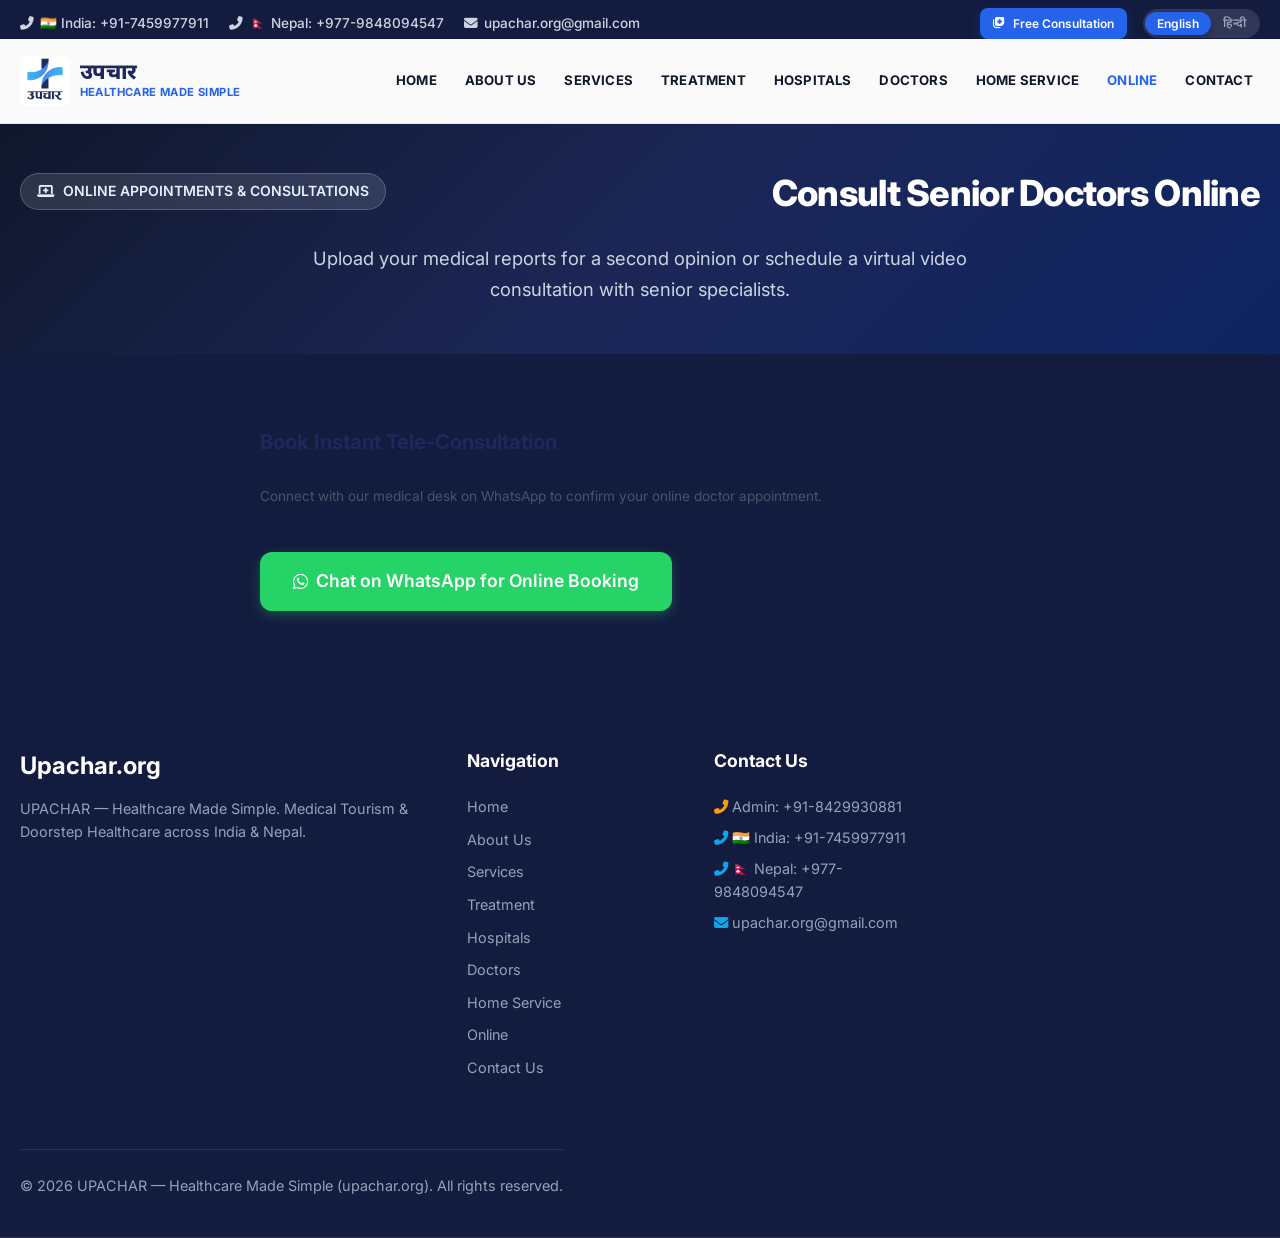
<file: online.html>
<!DOCTYPE html>
<html lang="en">
<head>
  <meta charset="UTF-8">
  <meta name="viewport" content="width=device-width, initial-scale=1.0, maximum-scale=1.0, user-scalable=no">
  <title>Online Consultations & Appointments — UPACHAR</title>
  <meta name="description" content="Book online doctor appointments and get instant medical second opinions via WhatsApp & video calls across India & Nepal.">
  
  <link rel="icon" href="assets/images/logo.jpeg" type="image/jpeg">
  <link rel="stylesheet" href="https://cdnjs.cloudflare.com/ajax/libs/font-awesome/6.5.1/css/all.min.css">
  <link rel="stylesheet" href="css/style.css">
</head>
<body>



  <!-- Top Utility Bar -->
  <div class="top-bar">
    <div class="container">
      <div class="top-info">
        <a href="tel:+917459977911"><i class="fas fa-phone-alt"></i> <span>🇮🇳 India: +91-7459977911</span></a>
        <a href="tel:+9779848094547"><i class="fas fa-phone-alt"></i> <span>🇳🇵 Nepal: +977-9848094547</span></a>
        <a href="mailto:upachar.org@gmail.com"><i class="fas fa-envelope"></i> <span>upachar.org@gmail.com</span></a>
      </div>
      <div class="top-actions">
        <a href="contact.html" class="btn btn-primary btn-sm" style="padding:0.3rem 0.75rem; font-size:0.75rem; background:var(--accent);">
          <i class="fas fa-notes-medical"></i> <span>Free Consultation</span>
        </a>
        <div class="lang-switch" id="langSwitch">
          <button class="lang-btn active" data-lang="en">English</button>
          <button class="lang-btn" data-lang="hi">हिन्दी</button>
        </div>
      </div>
    </div>
  </header>

  <!-- Main Header -->
  <header class="main-header">
    <div class="container header-container">
      <a href="index.html" class="brand-logo">
        <img src="assets/images/logo.jpeg" alt="Upachar Logo" style="height:50px !important; max-height:50px !important; width:auto !important;">
        <div class="brand-text">
          <span class="brand-name">उपचार</span>
          <span class="brand-tagline">Healthcare Made Simple</span>
        </div>
      </a>

      <nav class="nav-menu">
        <div class="nav-item"><a href="index.html" class="nav-link">HOME</a></div>
        <div class="nav-item"><a href="about.html" class="nav-link">ABOUT US</a></div>
        <div class="nav-item"><a href="services.html" class="nav-link">SERVICES</a></div>
        <div class="nav-item"><a href="treatment.html" class="nav-link">TREATMENT</a></div>
        <div class="nav-item"><a href="hospitals.html" class="nav-link">HOSPITALS</a></div>
        <div class="nav-item"><a href="doctors.html" class="nav-link">DOCTORS</a></div>
        <div class="nav-item"><a href="home-service.html" class="nav-link">HOME SERVICE</a></div>
        <div class="nav-item"><a href="online.html" class="nav-link active">ONLINE</a></div>
        <div class="nav-item"><a href="contact.html" class="nav-link">CONTACT</a></div>
      </nav>

      <button class="mobile-toggle" aria-label="Toggle menu">
        <i class="fas fa-bars"></i>
      </button>
    </div>
  </header>

  <!-- Page Banner -->
  <section class="hero-section" style="padding:3rem 0; text-align:center;">
    <div class="container">
      <span class="hero-badge"><i class="fas fa-laptop-medical"></i> ONLINE APPOINTMENTS & CONSULTATIONS</span>
      <h1 class="hero-title" style="font-size:2.25rem;">Consult Senior Doctors Online</h1>
      <p class="hero-subtitle" style="margin:0 auto; max-width:750px;">
        Upload your medical reports for a second opinion or schedule a virtual video consultation with senior specialists.
      </p>
    </div>
  </section>

  <!-- Online Consultation Section -->
  <section class="section">
    <div class="container" style="text-align:center; max-width:800px;">
      <h2 style="color:var(--primary); margin-bottom:1rem;">Book Instant Tele-Consultation</h2>
      <p style="color:var(--text-muted); margin-bottom:2rem;">Connect with our medical desk on WhatsApp to confirm your online doctor appointment.</p>
      <a href="https://wa.me/918429930881?text=Hello,%20I%20want%20to%20book%20an%20Online%20Doctor%20Consultation." target="_blank" class="btn btn-whatsapp" style="font-size:1.1rem; padding:0.9rem 2rem;">
        <i class="fab fa-whatsapp"></i> Chat on WhatsApp for Online Booking
      </a>
    </div>
  </section>

  <!-- Footer -->
  <footer class="main-footer">
    <div class="container">
      <div class="footer-grid">
        <div class="footer-brand">
          <h3>Upachar.org</h3>
          <p>UPACHAR — Healthcare Made Simple. Medical Tourism & Doorstep Healthcare across India & Nepal.</p>
        </div>
        <div>
          <h4 class="footer-title">Navigation</h4>
          <ul class="footer-links">
            <li><a href="index.html">Home</a></li>
            <li><a href="about.html">About Us</a></li>
            <li><a href="services.html">Services</a></li>
            <li><a href="treatment.html">Treatment</a></li>
            <li><a href="hospitals.html">Hospitals</a></li>
            <li><a href="doctors.html">Doctors</a></li>
            <li><a href="home-service.html">Home Service</a></li>
            <li><a href="online.html">Online</a></li>
            <li><a href="contact.html">Contact Us</a></li>
          </ul>
        </div>
        <div>
          <h4 class="footer-title">Contact Us</h4>
          <p style="margin-bottom:0.5rem;"><i class="fas fa-phone-alt" style="color:var(--amber);"></i> Admin: +91-8429930881</p>
          <p style="margin-bottom:0.5rem;"><i class="fas fa-phone-alt" style="color:var(--cyan);"></i> 🇮🇳 India: +91-7459977911</p>
          <p style="margin-bottom:0.5rem;"><i class="fas fa-phone-alt" style="color:var(--cyan);"></i> 🇳🇵 Nepal: +977-9848094547</p>
          <p style="margin-bottom:0.5rem;"><i class="fas fa-envelope" style="color:var(--cyan);"></i> upachar.org@gmail.com</p>
        </div>
      </div>
      <div class="footer-bottom">
        <p>© 2026 UPACHAR — Healthcare Made Simple (upachar.org). All rights reserved.</p>
      </div>
    </div>
  </footer>

  <script src="js/data.js"></script>
  <script src="js/app.js"></script>
</body>
</html>
</file>
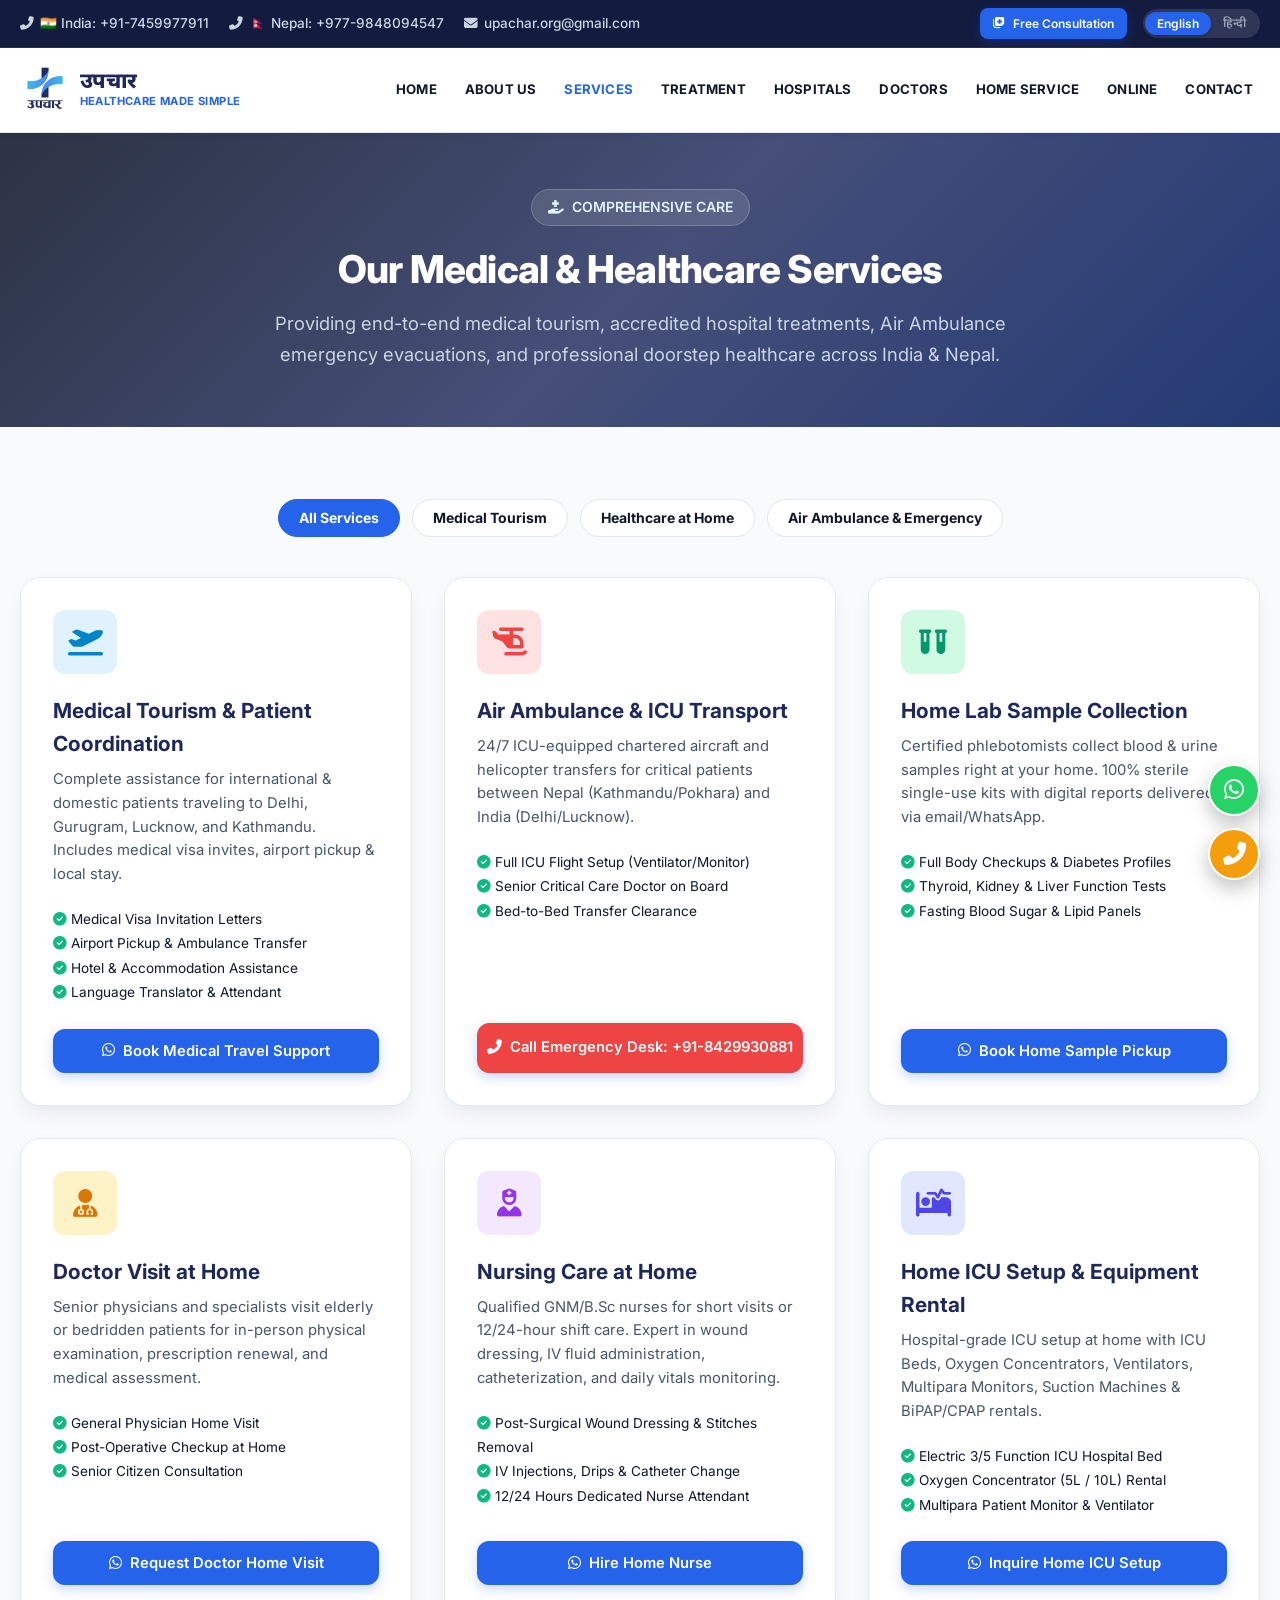
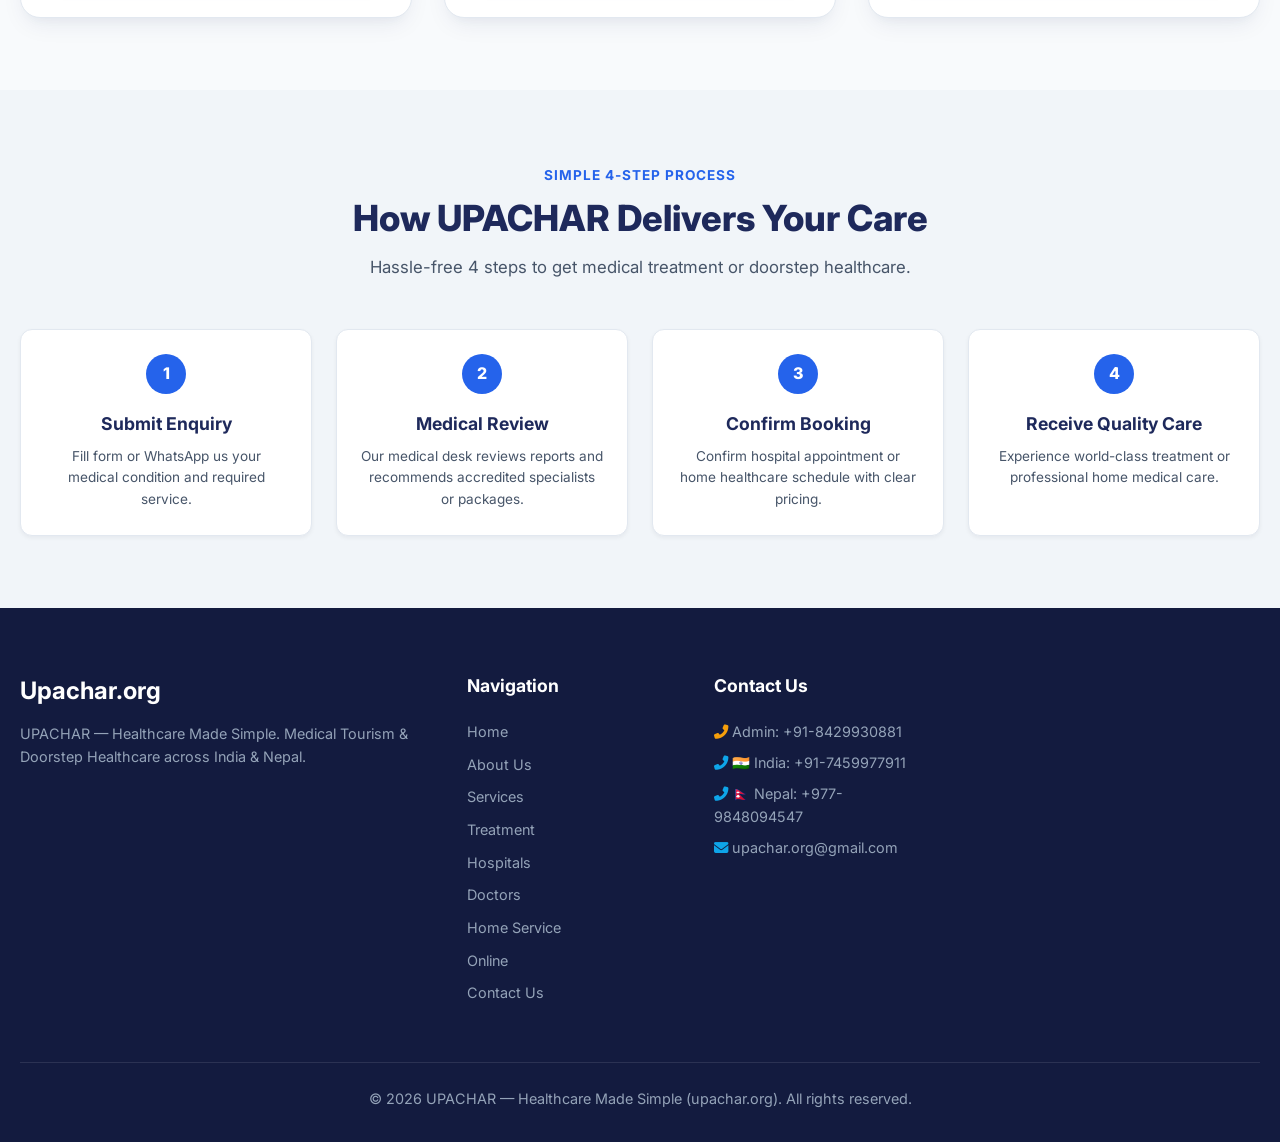
<file: services.html>
<!DOCTYPE html>
<html lang="en">
<head>
  <meta charset="UTF-8">
  <meta name="viewport" content="width=device-width, initial-scale=1.0, maximum-scale=1.0, user-scalable=no">
  <title>Our Services — UPACHAR | Medical Tourism & Doorstep Healthcare</title>
  <meta name="description" content="Explore comprehensive medical services by UPACHAR: Medical Tourism, Air Ambulance, Home ICU Setup, Home Sample Collection, Doctor Visits, Nursing Care & Medical Equipment Rentals.">
  
  <link rel="icon" href="assets/images/logo.jpeg" type="image/jpeg">
  <link rel="stylesheet" href="https://cdnjs.cloudflare.com/ajax/libs/font-awesome/6.5.1/css/all.min.css">
  <link rel="stylesheet" href="css/style.css">
  <style>
    .service-hero-card {
      background: #FFFFFF;
      border-radius: var(--radius-lg);
      border: 1px solid var(--border-light);
      box-shadow: var(--shadow-md);
      padding: 2rem;
      transition: var(--transition);
      display: flex;
      flex-direction: column;
      height: 100%;
    }
    .service-hero-card:hover {
      transform: translateY(-5px);
      box-shadow: var(--shadow-lg);
      border-color: var(--accent);
    }
    .service-icon-box {
      width: 64px;
      height: 64px;
      border-radius: var(--radius-md);
      background: var(--cyan-light);
      color: var(--accent);
      display: flex;
      align-items: center;
      justify-content: center;
      font-size: 1.75rem;
      margin-bottom: 1.25rem;
    }
    .step-card {
      background: #FFFFFF;
      border-radius: var(--radius-md);
      padding: 1.5rem;
      text-align: center;
      box-shadow: var(--shadow-sm);
      border: 1px solid var(--border-light);
      position: relative;
    }
    .step-number {
      width: 40px;
      height: 40px;
      border-radius: var(--radius-full);
      background: var(--accent);
      color: #FFF;
      font-weight: 800;
      display: flex;
      align-items: center;
      justify-content: center;
      margin: 0 auto 1rem;
    }
    .filter-tabs {
      display: flex;
      justify-content: center;
      gap: 0.75rem;
      flex-wrap: wrap;
      margin-bottom: 2.5rem;
    }
    .filter-btn {
      padding: 0.6rem 1.25rem;
      border-radius: var(--radius-full);
      border: 1.5px solid var(--border-light);
      background: #FFF;
      color: var(--text-dark);
      font-weight: 700;
      font-size: 0.875rem;
      cursor: pointer;
      transition: var(--transition);
    }
    .filter-btn.active, .filter-btn:hover {
      background: var(--accent);
      color: #FFF;
      border-color: var(--accent);
    }
  </style>
</head>
<body>



  <!-- Top Utility Bar -->
  <div class="top-bar">
    <div class="container">
      <div class="top-info">
        <a href="tel:+917459977911"><i class="fas fa-phone-alt"></i> <span>🇮🇳 India: +91-7459977911</span></a>
        <a href="tel:+9779848094547"><i class="fas fa-phone-alt"></i> <span>🇳🇵 Nepal: +977-9848094547</span></a>
        <a href="mailto:upachar.org@gmail.com"><i class="fas fa-envelope"></i> <span>upachar.org@gmail.com</span></a>
      </div>
      <div class="top-actions">
        <a href="contact.html" class="btn btn-primary btn-sm" style="padding:0.3rem 0.75rem; font-size:0.75rem; background:var(--accent);">
          <i class="fas fa-notes-medical"></i> <span>Free Consultation</span>
        </a>
        <div class="lang-switch" id="langSwitch">
          <button class="lang-btn active" data-lang="en">English</button>
          <button class="lang-btn" data-lang="hi">हिन्दी</button>
        </div>
      </div>
    </div>
  </div>

  <!-- Main Header -->
  <header class="main-header">
    <div class="container header-container">
      <a href="index.html" class="brand-logo">
        <img src="assets/images/logo.jpeg" alt="Upachar Logo" style="height:50px !important; max-height:50px !important; width:auto !important;">
        <div class="brand-text">
          <span class="brand-name">उपचार</span>
          <span class="brand-tagline">Healthcare Made Simple</span>
        </div>
      </a>

      <nav class="nav-menu">
        <div class="nav-item"><a href="index.html" class="nav-link">HOME</a></div>
        <div class="nav-item"><a href="about.html" class="nav-link">ABOUT US</a></div>
        <div class="nav-item"><a href="services.html" class="nav-link active">SERVICES</a></div>
        <div class="nav-item"><a href="treatment.html" class="nav-link">TREATMENT</a></div>
        <div class="nav-item"><a href="hospitals.html" class="nav-link">HOSPITALS</a></div>
        <div class="nav-item"><a href="doctors.html" class="nav-link">DOCTORS</a></div>
        <div class="nav-item"><a href="home-service.html" class="nav-link">HOME SERVICE</a></div>
        <div class="nav-item"><a href="online.html" class="nav-link">ONLINE</a></div>
        <div class="nav-item"><a href="contact.html" class="nav-link">CONTACT</a></div>
      </nav>

      <button class="mobile-toggle" aria-label="Toggle menu">
        <i class="fas fa-bars"></i>
      </button>
    </div>
  </header>

  <!-- Page Banner -->
  <section class="hero-section" style="padding:3.5rem 0; text-align:center;">
    <div class="container">
      <span class="hero-badge"><i class="fas fa-hand-holding-medical"></i> COMPREHENSIVE CARE</span>
      <h1 class="hero-title" style="font-size:2.4rem;">Our Medical & Healthcare Services</h1>
      <p class="hero-subtitle" style="margin:0 auto; max-width:780px;">
        Providing end-to-end medical tourism, accredited hospital treatments, Air Ambulance emergency evacuations, and professional doorstep healthcare across India & Nepal.
      </p>
    </div>
  </section>

  <!-- Services Catalog Section -->
  <section class="section">
    <div class="container">
      <!-- Filter Tabs -->
      <div class="filter-tabs">
        <button class="filter-btn active" data-filter="all">All Services</button>
        <button class="filter-btn" data-filter="tourism">Medical Tourism</button>
        <button class="filter-btn" data-filter="homecare">Healthcare at Home</button>
        <button class="filter-btn" data-filter="emergency">Air Ambulance & Emergency</button>
      </div>

      <!-- Services Grid -->
      <div style="display:grid; grid-template-columns:repeat(auto-fit, minmax(320px, 1fr)); gap:2rem;">
        
        <!-- 1. Medical Tourism -->
        <div class="service-hero-card" data-category="tourism">
          <div class="service-icon-box" style="background:#E0F2FE; color:#0284C7;"><i class="fas fa-plane-departure"></i></div>
          <h3 style="font-size:1.3rem; color:var(--primary); margin-bottom:0.5rem;">Medical Tourism & Patient Coordination</h3>
          <p style="color:var(--text-muted); font-size:0.925rem; margin-bottom:1.25rem;">
            Complete assistance for international & domestic patients traveling to Delhi, Gurugram, Lucknow, and Kathmandu. Includes medical visa invites, airport pickup & local stay.
          </p>
          <ul style="font-size:0.85rem; color:var(--text-dark); margin-bottom:1.5rem; line-height:1.8;">
            <li><i class="fas fa-check-circle" style="color:var(--emerald);"></i> Medical Visa Invitation Letters</li>
            <li><i class="fas fa-check-circle" style="color:var(--emerald);"></i> Airport Pickup & Ambulance Transfer</li>
            <li><i class="fas fa-check-circle" style="color:var(--emerald);"></i> Hotel & Accommodation Assistance</li>
            <li><i class="fas fa-check-circle" style="color:var(--emerald);"></i> Language Translator & Attendant</li>
          </ul>
          <button class="btn btn-primary" onclick="openBookingModal('tourism', 'Medical Tourism & Travel Coordination')" style="margin-top:auto;">
            <i class="fab fa-whatsapp"></i> Book Medical Travel Support
          </button>
        </div>

        <!-- 2. Air Ambulance -->
        <div class="service-hero-card" data-category="emergency">
          <div class="service-icon-box" style="background:#FEE2E2; color:#EF4444;"><i class="fas fa-helicopter"></i></div>
          <h3 style="font-size:1.3rem; color:var(--primary); margin-bottom:0.5rem;">Air Ambulance & ICU Transport</h3>
          <p style="color:var(--text-muted); font-size:0.925rem; margin-bottom:1.25rem;">
            24/7 ICU-equipped chartered aircraft and helicopter transfers for critical patients between Nepal (Kathmandu/Pokhara) and India (Delhi/Lucknow).
          </p>
          <ul style="font-size:0.85rem; color:var(--text-dark); margin-bottom:1.5rem; line-height:1.8;">
            <li><i class="fas fa-check-circle" style="color:var(--emerald);"></i> Full ICU Flight Setup (Ventilator/Monitor)</li>
            <li><i class="fas fa-check-circle" style="color:var(--emerald);"></i> Senior Critical Care Doctor on Board</li>
            <li><i class="fas fa-check-circle" style="color:var(--emerald);"></i> Bed-to-Bed Transfer Clearance</li>
          </ul>
          <a href="tel:+918429930881" class="btn btn-primary" style="margin-top:auto; background:#EF4444; border-color:#EF4444;">
            <i class="fas fa-phone-alt"></i> Call Emergency Desk: +91-8429930881
          </a>
        </div>

        <!-- 3. Home Sample Collection -->
        <div class="service-hero-card" data-category="homecare">
          <div class="service-icon-box" style="background:#D1FAE5; color:#059669;"><i class="fas fa-vials"></i></div>
          <h3 style="font-size:1.3rem; color:var(--primary); margin-bottom:0.5rem;">Home Lab Sample Collection</h3>
          <p style="color:var(--text-muted); font-size:0.925rem; margin-bottom:1.25rem;">
            Certified phlebotomists collect blood & urine samples right at your home. 100% sterile single-use kits with digital reports delivered via email/WhatsApp.
          </p>
          <ul style="font-size:0.85rem; color:var(--text-dark); margin-bottom:1.5rem; line-height:1.8;">
            <li><i class="fas fa-check-circle" style="color:var(--emerald);"></i> Full Body Checkups & Diabetes Profiles</li>
            <li><i class="fas fa-check-circle" style="color:var(--emerald);"></i> Thyroid, Kidney & Liver Function Tests</li>
            <li><i class="fas fa-check-circle" style="color:var(--emerald);"></i> Fasting Blood Sugar & Lipid Panels</li>
          </ul>
          <button class="btn btn-primary" onclick="openBookingModal('diagnostics', 'Home Sample Collection')" style="margin-top:auto;">
            <i class="fab fa-whatsapp"></i> Book Home Sample Pickup
          </button>
        </div>

        <!-- 4. Doctor Visit @ Home -->
        <div class="service-hero-card" data-category="homecare">
          <div class="service-icon-box" style="background:#FEF3C7; color:#D97706;"><i class="fas fa-user-md"></i></div>
          <h3 style="font-size:1.3rem; color:var(--primary); margin-bottom:0.5rem;">Doctor Visit at Home</h3>
          <p style="color:var(--text-muted); font-size:0.925rem; margin-bottom:1.25rem;">
            Senior physicians and specialists visit elderly or bedridden patients for in-person physical examination, prescription renewal, and medical assessment.
          </p>
          <ul style="font-size:0.85rem; color:var(--text-dark); margin-bottom:1.5rem; line-height:1.8;">
            <li><i class="fas fa-check-circle" style="color:var(--emerald);"></i> General Physician Home Visit</li>
            <li><i class="fas fa-check-circle" style="color:var(--emerald);"></i> Post-Operative Checkup at Home</li>
            <li><i class="fas fa-check-circle" style="color:var(--emerald);"></i> Senior Citizen Consultation</li>
          </ul>
          <button class="btn btn-primary" onclick="openBookingModal('doctor', 'Doctor Visit @ Home')" style="margin-top:auto;">
            <i class="fab fa-whatsapp"></i> Request Doctor Home Visit
          </button>
        </div>

        <!-- 5. Nurse Care @ Home -->
        <div class="service-hero-card" data-category="homecare">
          <div class="service-icon-box" style="background:#F3E8FF; color:#9333EA;"><i class="fas fa-user-nurse"></i></div>
          <h3 style="font-size:1.3rem; color:var(--primary); margin-bottom:0.5rem;">Nursing Care at Home</h3>
          <p style="color:var(--text-muted); font-size:0.925rem; margin-bottom:1.25rem;">
            Qualified GNM/B.Sc nurses for short visits or 12/24-hour shift care. Expert in wound dressing, IV fluid administration, catheterization, and daily vitals monitoring.
          </p>
          <ul style="font-size:0.85rem; color:var(--text-dark); margin-bottom:1.5rem; line-height:1.8;">
            <li><i class="fas fa-check-circle" style="color:var(--emerald);"></i> Post-Surgical Wound Dressing & Stitches Removal</li>
            <li><i class="fas fa-check-circle" style="color:var(--emerald);"></i> IV Injections, Drips & Catheter Change</li>
            <li><i class="fas fa-check-circle" style="color:var(--emerald);"></i> 12/24 Hours Dedicated Nurse Attendant</li>
          </ul>
          <button class="btn btn-primary" onclick="openBookingModal('nursing', 'Nurse Care @ Home')" style="margin-top:auto;">
            <i class="fab fa-whatsapp"></i> Hire Home Nurse
          </button>
        </div>

        <!-- 6. Home ICU Setup & Equipment -->
        <div class="service-hero-card" data-category="homecare">
          <div class="service-icon-box" style="background:#E0E7FF; color:#4F46E5;"><i class="fas fa-procedures"></i></div>
          <h3 style="font-size:1.3rem; color:var(--primary); margin-bottom:0.5rem;">Home ICU Setup & Equipment Rental</h3>
          <p style="color:var(--text-muted); font-size:0.925rem; margin-bottom:1.25rem;">
            Hospital-grade ICU setup at home with ICU Beds, Oxygen Concentrators, Ventilators, Multipara Monitors, Suction Machines & BiPAP/CPAP rentals.
          </p>
          <ul style="font-size:0.85rem; color:var(--text-dark); margin-bottom:1.5rem; line-height:1.8;">
            <li><i class="fas fa-check-circle" style="color:var(--emerald);"></i> Electric 3/5 Function ICU Hospital Bed</li>
            <li><i class="fas fa-check-circle" style="color:var(--emerald);"></i> Oxygen Concentrator (5L / 10L) Rental</li>
            <li><i class="fas fa-check-circle" style="color:var(--emerald);"></i> Multipara Patient Monitor & Ventilator</li>
          </ul>
          <button class="btn btn-primary" onclick="openBookingModal('equipment', 'Home ICU Bed Setup & Equipment Rental')" style="margin-top:auto;">
            <i class="fab fa-whatsapp"></i> Inquire Home ICU Setup
          </button>
        </div>

      </div>
    </div>
  </section>

  <!-- How It Works Process Section -->
  <section class="section" style="background:var(--bg-alt);">
    <div class="container">
      <div class="section-header">
        <span class="section-tag">Simple 4-Step Process</span>
        <h2 class="section-title">How UPACHAR Delivers Your Care</h2>
        <p class="section-desc">Hassle-free 4 steps to get medical treatment or doorstep healthcare.</p>
      </div>

      <div style="display:grid; grid-template-columns:repeat(auto-fit, minmax(220px, 1fr)); gap:1.5rem;">
        <div class="step-card">
          <div class="step-number">1</div>
          <h3 style="font-size:1.1rem; color:var(--primary); margin-bottom:0.5rem;">Submit Enquiry</h3>
          <p style="font-size:0.85rem; color:var(--text-muted);">Fill form or WhatsApp us your medical condition and required service.</p>
        </div>

        <div class="step-card">
          <div class="step-number">2</div>
          <h3 style="font-size:1.1rem; color:var(--primary); margin-bottom:0.5rem;">Medical Review</h3>
          <p style="font-size:0.85rem; color:var(--text-muted);">Our medical desk reviews reports and recommends accredited specialists or packages.</p>
        </div>

        <div class="step-card">
          <div class="step-number">3</div>
          <h3 style="font-size:1.1rem; color:var(--primary); margin-bottom:0.5rem;">Confirm Booking</h3>
          <p style="font-size:0.85rem; color:var(--text-muted);">Confirm hospital appointment or home healthcare schedule with clear pricing.</p>
        </div>

        <div class="step-card">
          <div class="step-number">4</div>
          <h3 style="font-size:1.1rem; color:var(--primary); margin-bottom:0.5rem;">Receive Quality Care</h3>
          <p style="font-size:0.85rem; color:var(--text-muted);">Experience world-class treatment or professional home medical care.</p>
        </div>
      </div>
    </div>
  </section>

  <!-- Modal Booking Dialog -->
  <div id="bookingModal" class="modal-overlay">
    <div class="modal-content">
      <button id="closeModalBtn" class="modal-close"><i class="fas fa-times"></i></button>
      <div style="margin-bottom:1.5rem;">
        <h3 style="font-size:1.35rem; color:var(--primary); font-weight:700;">Book Healthcare Consultation</h3>
        <p style="font-size:0.875rem; color:var(--text-muted);">Fill in details to instantly connect with our medical desk on WhatsApp.</p>
      </div>

      <form id="modalBookingForm" class="quick-form">
        <div class="form-group">
          <label>Select Service / Surgery</label>
          <select id="modalServiceSelect" class="form-select" required></select>
        </div>

        <div class="form-group">
          <label>Select Country / Location</label>
          <select id="modalCountry" class="form-select" required>
            <option value="India">India (+91 7459977911)</option>
            <option value="Nepal">Nepal (+977 9848094547)</option>
            <option value="Admin">Admin (+91 8429930881)</option>
          </select>
        </div>

        <div class="form-group">
          <label>Patient / Contact Name</label>
          <input type="text" id="modalName" class="form-input" placeholder="Full Name" required>
        </div>

        <div class="form-group">
          <label>Mobile Number (WhatsApp)</label>
          <input type="tel" id="modalPhone" class="form-input" placeholder="+91 / +977 XXXXXXXXXX" required>
        </div>

        <div class="form-group">
          <label>Home Address / Location</label>
          <input type="text" id="modalAddress" class="form-input" placeholder="House No., Sector, City" required>
        </div>

        <div class="form-group">
          <label>Medical Condition / Notes (Optional)</label>
          <textarea id="modalNotes" class="form-textarea" rows="2" placeholder="Describe requirements..."></textarea>
        </div>

        <button type="submit" class="btn btn-whatsapp" style="width:100%; margin-top:0.75rem;">
          <i class="fab fa-whatsapp"></i> Confirm Booking via WhatsApp
        </button>
      </form>
    </div>
  </div>

  <!-- Floating Action Buttons -->
  <div class="floating-actions">
    <a href="https://wa.me/918429930881" target="_blank" class="float-btn float-wa" title="WhatsApp Admin (+91 8429930881)">
      <i class="fab fa-whatsapp"></i>
    </a>
    <a href="tel:+918429930881" class="float-btn float-call" title="Call Admin Hotline">
      <i class="fas fa-phone-alt"></i>
    </a>
  </div>

  <!-- Footer -->
  <footer class="main-footer">
    <div class="container">
      <div class="footer-grid">
        <div class="footer-brand">
          <h3>Upachar.org</h3>
          <p>UPACHAR — Healthcare Made Simple. Medical Tourism & Doorstep Healthcare across India & Nepal.</p>
        </div>
        <div>
          <h4 class="footer-title">Navigation</h4>
          <ul class="footer-links">
            <li><a href="index.html">Home</a></li>
            <li><a href="about.html">About Us</a></li>
            <li><a href="services.html">Services</a></li>
            <li><a href="treatment.html">Treatment</a></li>
            <li><a href="hospitals.html">Hospitals</a></li>
            <li><a href="doctors.html">Doctors</a></li>
            <li><a href="home-service.html">Home Service</a></li>
            <li><a href="online.html">Online</a></li>
            <li><a href="contact.html">Contact Us</a></li>
          </ul>
        </div>
        <div>
          <h4 class="footer-title">Contact Us</h4>
          <p style="margin-bottom:0.5rem;"><i class="fas fa-phone-alt" style="color:var(--amber);"></i> Admin: +91-8429930881</p>
          <p style="margin-bottom:0.5rem;"><i class="fas fa-phone-alt" style="color:var(--cyan);"></i> 🇮🇳 India: +91-7459977911</p>
          <p style="margin-bottom:0.5rem;"><i class="fas fa-phone-alt" style="color:var(--cyan);"></i> 🇳🇵 Nepal: +977-9848094547</p>
          <p style="margin-bottom:0.5rem;"><i class="fas fa-envelope" style="color:var(--cyan);"></i> upachar.org@gmail.com</p>
        </div>
      </div>
      <div class="footer-bottom">
        <p>© 2026 UPACHAR — Healthcare Made Simple (upachar.org). All rights reserved.</p>
      </div>
    </div>
  </footer>

  <script src="js/data.js"></script>
  <script src="js/app.js"></script>
  <script>
    // Services Category Filter Tab Handler
    document.addEventListener('DOMContentLoaded', () => {
      const filterBtns = document.querySelectorAll('.filter-btn');
      const cards = document.querySelectorAll('.service-hero-card');

      filterBtns.forEach(btn => {
        btn.addEventListener('click', () => {
          filterBtns.forEach(b => b.classList.remove('active'));
          btn.classList.add('active');

          const filter = btn.dataset.filter;
          cards.forEach(card => {
            if (filter === 'all' || card.dataset.category === filter) {
              card.style.display = 'flex';
            } else {
              card.style.display = 'none';
            }
          });
        });
      });
    });
  </script>
</body>
</html>
</file>
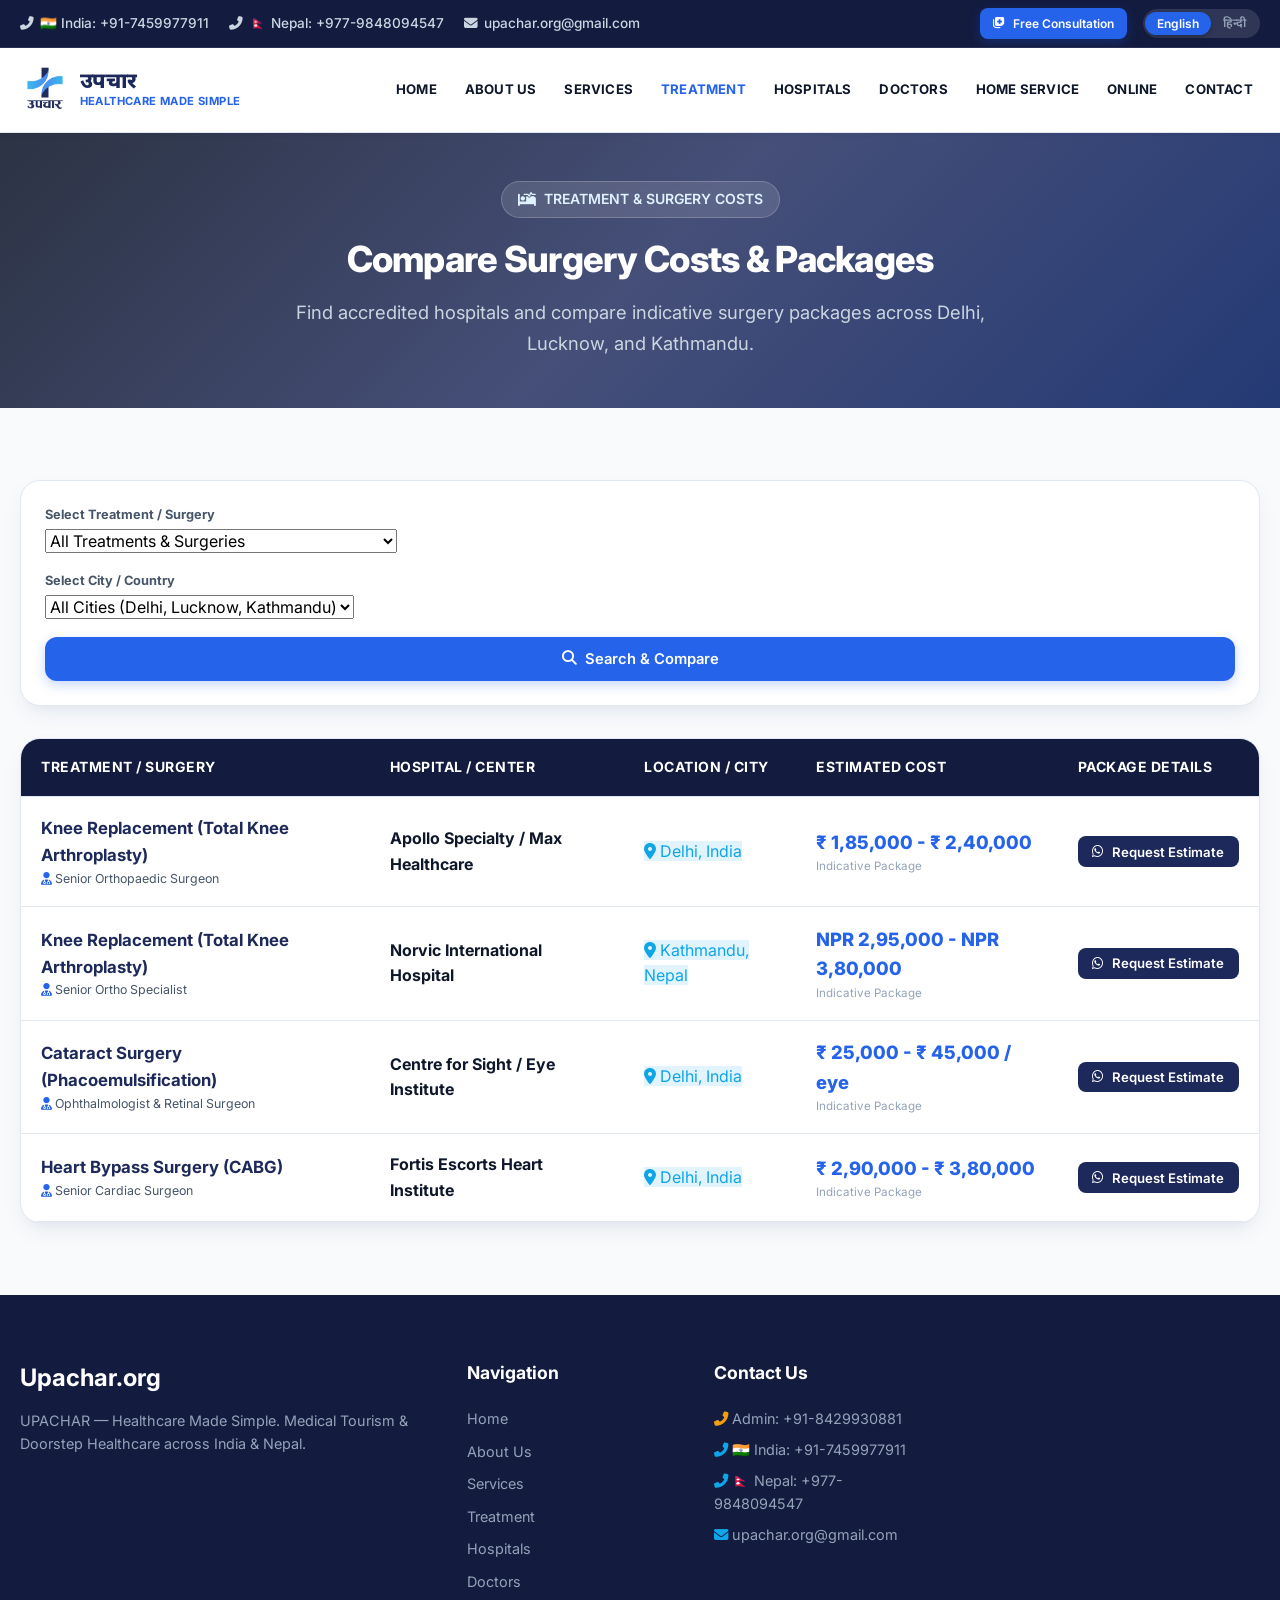
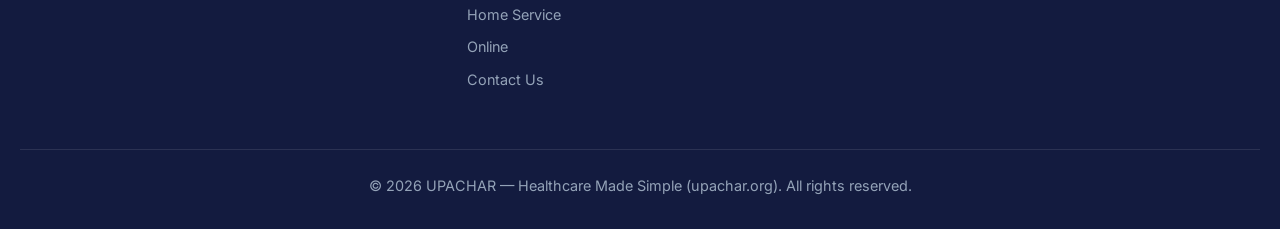
<file: treatment.html>
<!DOCTYPE html>
<html lang="en">
<head>
  <meta charset="UTF-8">
  <meta name="viewport" content="width=device-width, initial-scale=1.0, maximum-scale=1.0, user-scalable=no">
  <title>Treatment & Surgery Cost Comparison — UPACHAR</title>
  <meta name="description" content="Search and compare surgery and treatment costs across accredited hospitals in Delhi, Lucknow, and Kathmandu. Transparent medical package estimates.">
  
  <link rel="icon" href="assets/images/logo.jpeg" type="image/jpeg">
  <link rel="stylesheet" href="https://cdnjs.cloudflare.com/ajax/libs/font-awesome/6.5.1/css/all.min.css">
  <link rel="stylesheet" href="css/style.css">
</head>
<body>



  <!-- Top Utility Bar -->
  <div class="top-bar">
    <div class="container">
      <div class="top-info">
        <a href="tel:+917459977911"><i class="fas fa-phone-alt"></i> <span>🇮🇳 India: +91-7459977911</span></a>
        <a href="tel:+9779848094547"><i class="fas fa-phone-alt"></i> <span>🇳🇵 Nepal: +977-9848094547</span></a>
        <a href="mailto:upachar.org@gmail.com"><i class="fas fa-envelope"></i> <span>upachar.org@gmail.com</span></a>
      </div>
      <div class="top-actions">
        <a href="contact.html" class="btn btn-primary btn-sm" style="padding:0.3rem 0.75rem; font-size:0.75rem; background:var(--accent);">
          <i class="fas fa-notes-medical"></i> <span>Free Consultation</span>
        </a>
        <div class="lang-switch" id="langSwitch">
          <button class="lang-btn active" data-lang="en">English</button>
          <button class="lang-btn" data-lang="hi">हिन्दी</button>
        </div>
      </div>
    </div>
  </div>

  <!-- Main Header -->
  <header class="main-header">
    <div class="container header-container">
      <a href="index.html" class="brand-logo">
        <img src="assets/images/logo.jpeg" alt="Upachar Logo" style="height:50px !important; max-height:50px !important; width:auto !important;">
        <div class="brand-text">
          <span class="brand-name">उपचार</span>
          <span class="brand-tagline">Healthcare Made Simple</span>
        </div>
      </a>

      <nav class="nav-menu">
        <div class="nav-item"><a href="index.html" class="nav-link">HOME</a></div>
        <div class="nav-item"><a href="about.html" class="nav-link">ABOUT US</a></div>
        <div class="nav-item"><a href="services.html" class="nav-link">SERVICES</a></div>
        <div class="nav-item"><a href="treatment.html" class="nav-link active">TREATMENT</a></div>
        <div class="nav-item"><a href="hospitals.html" class="nav-link">HOSPITALS</a></div>
        <div class="nav-item"><a href="doctors.html" class="nav-link">DOCTORS</a></div>
        <div class="nav-item"><a href="home-service.html" class="nav-link">HOME SERVICE</a></div>
        <div class="nav-item"><a href="online.html" class="nav-link">ONLINE</a></div>
        <div class="nav-item"><a href="contact.html" class="nav-link">CONTACT</a></div>
      </nav>

      <button class="mobile-toggle" aria-label="Toggle menu">
        <i class="fas fa-bars"></i>
      </button>
    </div>
  </header>

  <!-- Page Banner -->
  <section class="hero-section" style="padding:3rem 0; text-align:center;">
    <div class="container">
      <span class="hero-badge"><i class="fas fa-procedures"></i> TREATMENT & SURGERY COSTS</span>
      <h1 class="hero-title" style="font-size:2.25rem;">Compare Surgery Costs & Packages</h1>
      <p class="hero-subtitle" style="margin:0 auto; max-width:750px;">
        Find accredited hospitals and compare indicative surgery packages across Delhi, Lucknow, and Kathmandu.
      </p>
    </div>
  </section>

  <!-- Treatment Search & Cost Table Section -->
  <section id="surgeryCosts" class="section">
    <div class="container">
      <div class="cost-search-box">
        <div style="flex-grow:1; width:100%;">
          <label style="font-size:0.8rem; font-weight:700; color:var(--text-muted); margin-bottom:0.25rem; display:block;">Select Treatment / Surgery</label>
          <select id="surgeryTreatmentSelect" class="form-select">
            <option value="all">All Treatments & Surgeries</option>
          </select>
        </div>

        <div style="flex-grow:1; width:100%;">
          <label style="font-size:0.8rem; font-weight:700; color:var(--text-muted); margin-bottom:0.25rem; display:block;">Select City / Country</label>
          <select id="surgeryCitySelect" class="form-select">
            <option value="all">All Cities (Delhi, Lucknow, Kathmandu)</option>
            <option value="delhi">Delhi, India</option>
            <option value="lucknow">Lucknow, India</option>
            <option value="kathmandu">Kathmandu, Nepal</option>
          </select>
        </div>

        <div style="width:100%;">
          <button id="surgerySearchBtn" class="btn btn-primary" style="width:100%;">
            <i class="fas fa-search"></i> <span>Search & Compare</span>
          </button>
        </div>
      </div>

      <div class="cost-table-wrap">
        <table class="cost-table">
          <thead>
            <tr>
              <th>Treatment / Surgery</th>
              <th>Hospital / Center</th>
              <th>Location / City</th>
              <th>Estimated Cost</th>
              <th>Package Details</th>
            </tr>
          </thead>
          <tbody id="surgeryTableBody"></tbody>
        </table>
      </div>
    </div>
  </section>

  <!-- Footer -->
  <footer class="main-footer">
    <div class="container">
      <div class="footer-grid">
        <div class="footer-brand">
          <h3>Upachar.org</h3>
          <p>UPACHAR — Healthcare Made Simple. Medical Tourism & Doorstep Healthcare across India & Nepal.</p>
        </div>
        <div>
          <h4 class="footer-title">Navigation</h4>
          <ul class="footer-links">
            <li><a href="index.html">Home</a></li>
            <li><a href="about.html">About Us</a></li>
            <li><a href="services.html">Services</a></li>
            <li><a href="treatment.html">Treatment</a></li>
            <li><a href="hospitals.html">Hospitals</a></li>
            <li><a href="doctors.html">Doctors</a></li>
            <li><a href="home-service.html">Home Service</a></li>
            <li><a href="online.html">Online</a></li>
            <li><a href="contact.html">Contact Us</a></li>
          </ul>
        </div>
        <div>
          <h4 class="footer-title">Contact Us</h4>
          <p style="margin-bottom:0.5rem;"><i class="fas fa-phone-alt" style="color:var(--amber);"></i> Admin: +91-8429930881</p>
          <p style="margin-bottom:0.5rem;"><i class="fas fa-phone-alt" style="color:var(--cyan);"></i> 🇮🇳 India: +91-7459977911</p>
          <p style="margin-bottom:0.5rem;"><i class="fas fa-phone-alt" style="color:var(--cyan);"></i> 🇳🇵 Nepal: +977-9848094547</p>
          <p style="margin-bottom:0.5rem;"><i class="fas fa-envelope" style="color:var(--cyan);"></i> upachar.org@gmail.com</p>
        </div>
      </div>
      <div class="footer-bottom">
        <p>© 2026 UPACHAR — Healthcare Made Simple (upachar.org). All rights reserved.</p>
      </div>
    </div>
  </footer>

  <script src="js/data.js"></script>
  <script src="js/app.js"></script>
</body>
</html>
</file>
<file: css/style.css>
/* ==========================================================================
   Upachar.org - Medical Tourism & Home Healthcare Stylesheet
   Strict Mobile Responsive (Zero Horizontal Overflow on Smartphones)
   ========================================================================== */

@import url('https://fonts.googleapis.com/css2?family=Inter:wght@300;400;500;600;700;800&family=Noto+Sans+Devanagari:wght@400;500;600;700&display=swap');

:root {
  --font-main: 'Inter', 'Noto Sans Devanagari', system-ui, -apple-system, sans-serif;
  
  /* Brand Color Palette */
  --primary: #1E295B;
  --primary-dark: #131B3F;
  --primary-light: #2A3B82;
  --accent: #2563EB;
  --accent-hover: #1D4ED8;
  --cyan: #0EA5E9;
  --cyan-light: #E0F2FE;
  --emerald: #10B981;
  --amber: #F59E0B;
  --rose: #EF4444;
  
  --bg-body: #F8FAFC;
  --bg-card: #FFFFFF;
  --bg-alt: #F1F5F9;
  
  --text-dark: #0F172A;
  --text-muted: #475569;
  --text-light: #94A3B8;
  
  --border-light: #E2E8F0;
  --radius-sm: 8px;
  --radius-md: 12px;
  --radius-lg: 20px;
  --radius-full: 9999px;
  
  --shadow-sm: 0 2px 4px rgba(15, 23, 42, 0.05);
  --shadow-md: 0 10px 25px -5px rgba(30, 41, 91, 0.08), 0 8px 10px -6px rgba(30, 41, 91, 0.04);
  --shadow-lg: 0 20px 35px -10px rgba(30, 41, 91, 0.15);
  --transition: all 0.25s cubic-bezier(0.4, 0, 0.2, 1);
}

/* Bulletproof Anti-Overflow & Dark Canvas Reset */
*, *::before, *::after {
  box-sizing: border-box !important;
  margin: 0;
  padding: 0;
  -webkit-tap-highlight-color: transparent;
}

html {
  width: 100% !important;
  max-width: 100vw !important;
  overflow-x: hidden !important;
  background-color: #0F172A !important;
}

body {
  width: 100% !important;
  max-width: 100vw !important;
  overflow-x: hidden !important;
  position: relative !important;
  font-family: var(--font-main);
  background-color: var(--bg-body);
  color: var(--text-dark);
  line-height: 1.6;
  -webkit-font-smoothing: antialiased;
}

a {
  text-decoration: none;
  color: inherit;
  transition: var(--transition);
}

ul {
  list-style: none;
}

img {
  max-width: 100%;
  height: auto;
  display: block;
}

button, input, select, textarea {
  font-family: inherit;
  font-size: inherit;
  max-width: 100%;
}

p, h1, h2, h3, h4, h5, h6, span, a, label {
  max-width: 100%;
  overflow-wrap: break-word;
  word-break: break-word;
}

.container {
  width: 100%;
  max-width: 1280px;
  margin: 0 auto;
  padding: 0 1.25rem;
  box-sizing: border-box;
}

/* RUNNING NOTICE TICKER BANNER (Absolute Position Marquee - Out of Flow) */
.ticker-bar {
  background: linear-gradient(90deg, #131B3F 0%, #1E295B 40%, #2563EB 80%, #131B3F 100%);
  color: #FFFFFF;
  padding: 0.4rem 0;
  font-size: 0.85rem;
  font-weight: 600;
  overflow: hidden !important;
  border-bottom: 1px solid rgba(255, 255, 255, 0.15);
  display: flex;
  align-items: center;
  gap: 0.5rem;
  width: 100% !important;
  max-width: 100vw !important;
  height: 38px;
  position: relative;
}

.ticker-label {
  background: #EF4444;
  color: #FFFFFF;
  padding: 0.2rem 0.65rem;
  font-size: 0.725rem;
  font-weight: 800;
  text-transform: uppercase;
  letter-spacing: 0.5px;
  white-space: nowrap;
  border-radius: 4px;
  margin-left: 0.75rem;
  z-index: 10;
  box-shadow: 0 2px 4px rgba(0,0,0,0.25);
  display: flex;
  align-items: center;
  gap: 0.3rem;
  flex-shrink: 0;
  position: relative;
}

.ticker-wrap {
  flex-grow: 1;
  overflow: hidden !important;
  width: 100% !important;
  height: 100%;
  position: relative !important;
}

.ticker-content {
  position: absolute !important;
  top: 0 !important;
  bottom: 0 !important;
  left: 0 !important;
  margin: auto 0 !important;
  height: 38px !important;
  line-height: 38px !important;
  white-space: nowrap !important;
  width: max-content !important;
  will-change: transform;
  -webkit-animation: marqueeTicker 22s linear infinite !important;
  animation: marqueeTicker 22s linear infinite !important;
  display: inline-flex !important;
  align-items: center;
}

.ticker-content:hover {
  -webkit-animation-play-state: paused !important;
  animation-play-state: paused !important;
  cursor: pointer;
}

@-webkit-keyframes marqueeTicker {
  0% { -webkit-transform: translate3d(100%, 0, 0); transform: translate3d(100%, 0, 0); }
  100% { -webkit-transform: translate3d(-100%, 0, 0); transform: translate3d(-100%, 0, 0); }
}

@keyframes marqueeTicker {
  0% { -webkit-transform: translate3d(100%, 0, 0); transform: translate3d(100%, 0, 0); }
  100% { -webkit-transform: translate3d(-100%, 0, 0); transform: translate3d(-100%, 0, 0); }
}

.ticker-item {
  display: inline-flex !important;
  align-items: center !important;
  gap: 1.5rem;
  color: #F8FAFC;
  white-space: nowrap !important;
}

.ticker-item span {
  display: inline-flex !important;
  align-items: center !important;
  gap: 0.4rem;
  white-space: nowrap !important;
}

/* Top Utility Bar */
.top-bar {
  background-color: var(--primary-dark);
  color: #E2E8F0;
  font-size: 0.85rem;
  padding: 0.5rem 0;
  border-bottom: 1px solid rgba(255, 255, 255, 0.1);
  width: 100% !important;
  max-width: 100vw !important;
  overflow-x: hidden !important;
}

.top-bar .container {
  display: flex;
  justify-content: space-between;
  align-items: center;
  flex-wrap: wrap;
  gap: 0.75rem;
}

.top-info {
  display: flex;
  align-items: center;
  gap: 1.25rem;
  flex-wrap: wrap;
}

.top-info a {
  display: flex;
  align-items: center;
  gap: 0.4rem;
  color: #CBD5E1;
  font-weight: 500;
  word-break: break-all;
}

.top-info a:hover {
  color: #FFFFFF;
}

.top-actions {
  display: flex;
  align-items: center;
  gap: 1rem;
}

.lang-switch {
  display: inline-flex;
  align-items: center;
  background: rgba(255, 255, 255, 0.12);
  border-radius: var(--radius-full);
  padding: 2px;
  cursor: pointer;
}

.lang-btn {
  padding: 0.25rem 0.75rem;
  font-size: 0.75rem;
  font-weight: 600;
  border-radius: var(--radius-full);
  border: none;
  background: transparent;
  color: #94A3B8;
  cursor: pointer;
  transition: var(--transition);
}

.lang-btn.active {
  background: var(--accent);
  color: #FFFFFF;
  box-shadow: 0 2px 4px rgba(0,0,0,0.2);
}

/* Header & Main Navbar */
.main-header {
  position: sticky;
  top: 0;
  z-index: 1000;
  background: rgba(255, 255, 255, 0.98);
  backdrop-filter: blur(10px);
  -webkit-backdrop-filter: blur(10px);
  border-bottom: 1px solid var(--border-light);
  box-shadow: var(--shadow-sm);
  width: 100% !important;
  max-width: 100vw !important;
}

.header-container {
  display: flex;
  justify-content: space-between;
  align-items: center;
  height: 84px;
}

.brand-logo {
  display: flex;
  align-items: center;
  gap: 0.6rem;
  font-weight: 800;
  font-size: 1.35rem;
  color: var(--primary);
  flex-shrink: 0 !important;
  white-space: nowrap !important;
  margin-right: 1.5rem;
}

img {
  max-width: 100%;
  height: auto;
}

.brand-logo img {
  height: 50px !important;
  max-height: 50px !important;
  width: auto !important;
  max-width: 180px !important;
  border-radius: 6px;
  object-fit: contain !important;
}

.brand-text {
  display: flex;
  flex-direction: column;
  white-space: nowrap !important;
}

.brand-name {
  font-size: 1.35rem;
  line-height: 1.1;
  letter-spacing: -0.5px;
  color: var(--primary);
}

.brand-tagline {
  font-size: 0.7rem;
  color: var(--accent);
  font-weight: 700;
  text-transform: uppercase;
  letter-spacing: 0.4px;
}

/* 9-Item Nav Menu & Multi-Level Dropdowns */
.nav-menu {
  display: flex;
  align-items: center;
  gap: 0.85rem !important;
  flex-shrink: 1;
}

.nav-item {
  position: relative;
  white-space: nowrap !important;
}

.nav-link {
  font-weight: 700;
  font-size: 0.825rem !important;
  color: var(--text-dark);
  padding: 0.5rem 0.45rem !important;
  display: flex;
  align-items: center;
  gap: 0.2rem;
  text-transform: uppercase;
  letter-spacing: 0.2px;
  white-space: nowrap !important;
}

.nav-link:hover, .nav-link.active {
  color: var(--accent);
}

/* Primary Dropdown Box */
.dropdown-menu {
  position: absolute;
  top: 100%;
  left: 0;
  min-width: 270px;
  background: #FFFFFF;
  border: 1px solid var(--border-light);
  border-radius: var(--radius-md);
  box-shadow: var(--shadow-lg);
  padding: 0.5rem 0;
  opacity: 0;
  visibility: hidden;
  transform: translateY(10px);
  transition: var(--transition);
  z-index: 1100;
}

.nav-item:hover .dropdown-menu {
  opacity: 1;
  visibility: visible;
  transform: translateY(0);
}

.dropdown-item {
  display: flex;
  align-items: center;
  justify-content: space-between;
  padding: 0.6rem 1.2rem;
  font-size: 0.875rem;
  font-weight: 600;
  color: var(--text-dark);
  transition: var(--transition);
  position: relative;
}

.dropdown-item:hover {
  background: var(--cyan-light);
  color: var(--accent);
}

.dropdown-header {
  font-size: 0.725rem;
  font-weight: 800;
  text-transform: uppercase;
  color: var(--primary);
  padding: 0.5rem 1.2rem 0.2rem;
  letter-spacing: 0.5px;
}

/* Multi-Level Flyout Submenu */
.has-submenu {
  position: relative;
}

.flyout-submenu {
  position: absolute;
  top: 0;
  left: 100%;
  min-width: 250px;
  background: #FFFFFF;
  border: 1px solid var(--border-light);
  border-radius: var(--radius-md);
  box-shadow: var(--shadow-lg);
  padding: 0.5rem 0;
  opacity: 0;
  visibility: hidden;
  transform: translateX(10px);
  transition: var(--transition);
}

.has-submenu:hover .flyout-submenu {
  opacity: 1;
  visibility: visible;
  transform: translateX(0);
}

/* Buttons */
.btn {
  display: inline-flex;
  align-items: center;
  justify-content: center;
  gap: 0.5rem;
  padding: 0.75rem 1.5rem;
  font-weight: 600;
  font-size: 0.925rem;
  border-radius: var(--radius-md);
  border: 1px solid transparent;
  cursor: pointer;
  transition: var(--transition);
  white-space: nowrap;
}

.btn-sm {
  padding: 0.4rem 0.85rem;
  font-size: 0.825rem;
  border-radius: var(--radius-sm);
}

.btn-primary {
  background: var(--accent);
  color: #FFFFFF;
  box-shadow: 0 4px 12px rgba(37, 99, 235, 0.25);
}

.btn-primary:hover {
  background: var(--accent-hover);
  transform: translateY(-2px);
  box-shadow: 0 6px 16px rgba(37, 99, 235, 0.35);
}

.btn-navy {
  background: var(--primary);
  color: #FFFFFF;
}

.btn-navy:hover {
  background: var(--primary-dark);
  transform: translateY(-2px);
}

.btn-whatsapp {
  background: #25D366;
  color: #FFFFFF;
  box-shadow: 0 4px 12px rgba(37, 211, 102, 0.3);
}

.btn-whatsapp:hover {
  background: #1EBE57;
  transform: translateY(-2px);
}

.btn-outline {
  background: transparent;
  border-color: var(--border-light);
  color: var(--text-dark);
}

.btn-outline:hover {
  background: var(--bg-alt);
  border-color: var(--text-muted);
}

.mobile-toggle {
  display: none;
  background: none;
  border: none;
  font-size: 1.5rem;
  color: var(--primary);
  cursor: pointer;
}

/* Hero Section & Universal Search Box */
.hero-section {
  position: relative;
  background: linear-gradient(135deg, rgba(15, 23, 42, 0.88) 0%, rgba(30, 41, 91, 0.82) 50%, rgba(13, 37, 102, 0.90) 100%), url('https://images.unsplash.com/photo-1519494026892-80bbd2d6fd0d?auto=format&fit=crop&w=1920&q=80') center/cover no-repeat !important;
  color: #FFFFFF;
  padding: 4.5rem 0 5rem;
  overflow: hidden !important;
  width: 100% !important;
  max-width: 100vw !important;
}

.hero-overlay {
  position: absolute;
  top: 0;
  left: 0;
  right: 0;
  bottom: 0;
  background: radial-gradient(circle at 80% 20%, rgba(14, 165, 233, 0.2) 0%, transparent 60%);
  pointer-events: none;
}

.hero-badge {
  display: inline-flex;
  align-items: center;
  gap: 0.5rem;
  padding: 0.4rem 1rem;
  background: rgba(255, 255, 255, 0.12);
  border: 1px solid rgba(255, 255, 255, 0.2);
  backdrop-filter: blur(8px);
  -webkit-backdrop-filter: blur(8px);
  border-radius: var(--radius-full);
  font-size: 0.875rem;
  font-weight: 600;
  color: var(--cyan-light);
  margin-bottom: 1.25rem;
  max-width: 100%;
}

.hero-title {
  font-size: 2.85rem;
  font-weight: 800;
  line-height: 1.2;
  letter-spacing: -0.02em;
  margin-bottom: 1rem;
}

.hero-subtitle {
  font-size: 1.15rem;
  color: #CBD5E1;
  line-height: 1.7;
  margin-bottom: 2rem;
  max-width: 850px;
}

.hero-search-box {
  background: #FFFFFF;
  border-radius: var(--radius-lg);
  padding: 1.25rem;
  box-shadow: 0 20px 40px rgba(0,0,0,0.3);
  display: flex;
  gap: 0.75rem;
  align-items: center;
  flex-wrap: wrap;
  max-width: 950px;
  margin-bottom: 1.5rem;
  width: 100%;
}

.search-select {
  padding: 0.85rem 1rem;
  border: 1.5px solid var(--border-light);
  border-radius: var(--radius-md);
  font-weight: 600;
  color: var(--text-dark);
  background: var(--bg-body);
  min-width: 160px;
}

.search-input-field {
  flex-grow: 1;
  padding: 0.85rem 1.25rem;
  border: 1.5px solid var(--border-light);
  border-radius: var(--radius-md);
  font-size: 0.95rem;
  color: var(--text-dark);
  min-width: 200px;
}

.search-input-field:focus, .search-select:focus {
  outline: none;
  border-color: var(--accent);
  box-shadow: 0 0 0 3px rgba(37, 99, 235, 0.15);
}

.hero-quick-ctas {
  display: flex;
  gap: 1rem;
  flex-wrap: wrap;
}

/* Section Styling */
.section {
  padding: 4.5rem 0;
  width: 100% !important;
  max-width: 100vw !important;
  overflow-x: hidden !important;
}

.section-header {
  text-align: center;
  max-width: 800px;
  margin: 0 auto 3rem;
}

.section-tag {
  display: inline-block;
  font-size: 0.85rem;
  font-weight: 700;
  text-transform: uppercase;
  letter-spacing: 1px;
  color: var(--accent);
  margin-bottom: 0.5rem;
}

.section-title {
  font-size: 2.25rem;
  font-weight: 800;
  color: var(--primary);
  margin-bottom: 0.75rem;
  line-height: 1.3;
}

.section-desc {
  font-size: 1.05rem;
  color: var(--text-muted);
}

/* Form Container Card & Responsive Rows */
.form-container-card {
  max-width: 800px;
  margin: 0 auto;
  background: #FFF;
  border-radius: var(--radius-lg);
  padding: 2.5rem;
  box-shadow: var(--shadow-md);
  width: 100%;
}

.form-row {
  display: grid;
  grid-template-columns: 1fr 1fr;
  gap: 1rem;
}

/* Doctors Directory Cards */
.doctors-grid {
  display: grid;
  grid-template-columns: repeat(auto-fit, minmax(280px, 1fr));
  gap: 2rem;
  width: 100%;
}

.doctor-card {
  background: #FFFFFF;
  border-radius: var(--radius-lg);
  border: 1px solid var(--border-light);
  box-shadow: var(--shadow-md);
  padding: 1.75rem;
  display: flex;
  flex-direction: column;
  gap: 1rem;
  transition: var(--transition);
  max-width: 100%;
}

.doctor-card:hover {
  transform: translateY(-5px);
  box-shadow: var(--shadow-lg);
  border-color: var(--accent);
}

.doc-img-wrap {
  width: 100px;
  height: 100px;
  border-radius: var(--radius-full);
  overflow: hidden;
  border: 3px solid var(--cyan-light);
  margin-bottom: 0.5rem;
}

.doc-img-wrap img {
  width: 100%;
  height: 100%;
  object-fit: cover;
}

.doc-name {
  font-size: 1.25rem;
  font-weight: 800;
  color: var(--primary);
  line-height: 1.2;
}

.doc-title {
  font-size: 0.875rem;
  color: var(--accent);
  font-weight: 600;
}

.doc-meta {
  display: flex;
  flex-direction: column;
  gap: 0.35rem;
  font-size: 0.825rem;
  color: var(--text-muted);
}

.doc-bio {
  font-size: 0.85rem;
  color: var(--text-muted);
  line-height: 1.5;
  display: -webkit-box;
  -webkit-line-clamp: 3;
  -webkit-box-orient: vertical;
  overflow: hidden;
}

/* Hospitals Directory Cards */
.hospitals-grid {
  display: grid;
  grid-template-columns: repeat(auto-fit, minmax(280px, 1fr));
  gap: 2rem;
  width: 100%;
}

.hospital-card {
  background: #FFFFFF;
  border-radius: var(--radius-lg);
  border: 1px solid var(--border-light);
  box-shadow: var(--shadow-md);
  overflow: hidden;
  display: flex;
  flex-direction: column;
  transition: var(--transition);
  max-width: 100%;
}

.hospital-card:hover {
  transform: translateY(-5px);
  box-shadow: var(--shadow-lg);
}

.hosp-img-wrap {
  position: relative;
  height: 190px;
  overflow: hidden;
}

.hosp-img-wrap img {
  width: 100%;
  height: 100%;
  object-fit: cover;
}

.hosp-badge {
  position: absolute;
  top: 1rem;
  right: 1rem;
  background: var(--primary);
  color: #FFFFFF;
  font-size: 0.75rem;
  font-weight: 700;
  padding: 0.35rem 0.75rem;
  border-radius: var(--radius-full);
}

.hosp-content {
  padding: 1.5rem;
  display: flex;
  flex-direction: column;
  flex-grow: 1;
}

.hosp-name {
  font-size: 1.2rem;
  font-weight: 800;
  color: var(--primary);
  margin-bottom: 0.35rem;
}

.hosp-location {
  font-size: 0.875rem;
  color: var(--text-muted);
  margin-bottom: 1rem;
}

.hosp-specs {
  display: flex;
  flex-wrap: wrap;
  gap: 0.35rem;
  margin-bottom: 1rem;
}

.spec-tag {
  font-size: 0.725rem;
  font-weight: 600;
  padding: 0.2rem 0.5rem;
  background: var(--bg-alt);
  color: var(--text-dark);
  border-radius: var(--radius-sm);
}

/* Cost Table */
.cost-search-box {
  background: #FFFFFF;
  border: 1.5px solid var(--border-light);
  border-radius: var(--radius-lg);
  padding: 1.5rem;
  box-shadow: var(--shadow-md);
  margin-bottom: 2rem;
  display: flex;
  gap: 1rem;
  flex-wrap: wrap;
  align-items: center;
  width: 100%;
}

.cost-table-wrap {
  background: #FFFFFF;
  border-radius: var(--radius-lg);
  border: 1px solid var(--border-light);
  box-shadow: var(--shadow-md);
  overflow-x: auto !important;
  width: 100% !important;
  max-width: 100% !important;
  -webkit-overflow-scrolling: touch;
}

.cost-table {
  width: 100%;
  border-collapse: collapse;
  text-align: left;
}

.cost-table th, .cost-table td {
  padding: 1.1rem 1.25rem;
  border-bottom: 1px solid var(--border-light);
}

.cost-table th {
  background: var(--primary-dark);
  color: #FFFFFF;
  font-weight: 700;
  font-size: 0.875rem;
  text-transform: uppercase;
  letter-spacing: 0.5px;
}

.cost-table tr:hover {
  background: var(--bg-body);
}

/* Modal Dialog */
.modal-overlay {
  position: fixed;
  top: 0;
  left: 0;
  right: 0;
  bottom: 0;
  background: rgba(15, 23, 42, 0.7);
  backdrop-filter: blur(6px);
  -webkit-backdrop-filter: blur(6px);
  z-index: 2000;
  display: flex;
  align-items: center;
  justify-content: center;
  padding: 1rem;
  opacity: 0;
  visibility: hidden;
  transition: var(--transition);
}

.modal-overlay.active {
  opacity: 1;
  visibility: visible;
}

.modal-content {
  background: #FFFFFF;
  width: 100%;
  max-width: 540px;
  border-radius: var(--radius-lg);
  box-shadow: var(--shadow-lg);
  padding: 2rem;
  position: relative;
  transform: translateY(20px);
  transition: var(--transition);
  max-height: 90vh;
  overflow-y: auto;
}

.modal-overlay.active .modal-content {
  transform: translateY(0);
}

.modal-close {
  position: absolute;
  top: 1.25rem;
  right: 1.25rem;
  background: var(--bg-alt);
  border: none;
  width: 36px;
  height: 36px;
  border-radius: var(--radius-full);
  display: flex;
  align-items: center;
  justify-content: center;
  font-size: 1.2rem;
  color: var(--text-muted);
  cursor: pointer;
}

/* FLOATING ACTION BUTTONS */
.floating-actions {
  position: fixed;
  bottom: 1.25rem;
  right: 1.25rem;
  z-index: 999;
  display: flex;
  flex-direction: column;
  gap: 0.75rem;
}

.float-btn {
  width: 52px;
  height: 52px;
  border-radius: var(--radius-full);
  display: flex;
  align-items: center;
  justify-content: center;
  font-size: 1.45rem;
  color: #FFFFFF;
  box-shadow: 0 8px 20px rgba(0,0,0,0.25);
  transition: var(--transition);
  border: 2px solid #FFFFFF;
}

.float-btn:hover {
  transform: scale(1.1);
}

.float-wa {
  background: #25D366;
  animation: pulseWa 2s infinite;
}

@keyframes pulseWa {
  0% { box-shadow: 0 0 0 0 rgba(37, 211, 102, 0.7); }
  70% { box-shadow: 0 0 0 12px rgba(37, 211, 102, 0); }
  100% { box-shadow: 0 0 0 0 rgba(37, 211, 102, 0); }
}

.float-call {
  background: var(--amber);
}

/* Footer */
.main-footer {
  background: var(--primary-dark);
  color: #94A3B8;
  padding: 4rem 0 2rem;
  font-size: 0.9rem;
  width: 100% !important;
  max-width: 100% !important;
  overflow-x: hidden !important;
}

.footer-grid {
  display: grid;
  grid-template-columns: 2fr 1fr 1fr 1.5fr;
  gap: 3rem;
  margin-bottom: 3rem;
}

.footer-brand h3 {
  color: #FFFFFF;
  font-size: 1.5rem;
  margin-bottom: 0.75rem;
}

.footer-title {
  color: #FFFFFF;
  font-size: 1.1rem;
  font-weight: 700;
  margin-bottom: 1.25rem;
}

.footer-links li {
  margin-bottom: 0.6rem;
}

.footer-links a:hover {
  color: var(--cyan);
}

.footer-bottom {
  border-top: 1px solid rgba(255, 255, 255, 0.1);
  padding-top: 1.5rem;
  text-align: center;
}

/* MOBILE COMPATIBILITY & STRICT OVERFLOW PREVENTION */
@media (max-width: 1200px) {
  body .nav-menu {
    position: fixed !important;
    top: 0 !important;
    left: 0 !important;
    transform: translateX(-100%) !important;
    -webkit-transform: translateX(-100%) !important;
    width: 280px !important;
    max-width: 80vw !important;
    height: 100vh !important;
    background: #FFFFFF !important;
    flex-direction: column !important;
    align-items: flex-start !important;
    padding: 5rem 1.5rem 1.5rem !important;
    box-shadow: 0 10px 30px rgba(0,0,0,0.4) !important;
    transition: transform 0.3s ease-in-out, -webkit-transform 0.3s ease-in-out !important;
    -webkit-transition: transform 0.3s ease-in-out, -webkit-transform 0.3s ease-in-out !important;
    overflow-y: auto !important;
    z-index: 10050 !important;
    display: flex !important;
    visibility: visible !important;
  }

  body .nav-menu.active {
    transform: translateX(0) !important;
    -webkit-transform: translateX(0) !important;
  }

  .nav-item {
    width: 100%;
  }

  .nav-link {
    width: 100%;
    justify-content: space-between;
    padding: 0.85rem 0;
    font-size: 0.95rem;
    border-bottom: 1px solid var(--border-light);
  }

  .dropdown-menu {
    position: static;
    opacity: 1;
    visibility: visible;
    transform: none;
    box-shadow: none;
    border: none;
    padding-left: 1rem;
    display: none;
    width: 100%;
  }

  .nav-item:hover .dropdown-menu {
    display: block;
  }

  .flyout-submenu {
    position: static;
    opacity: 1;
    visibility: visible;
    transform: none;
    box-shadow: none;
    border: none;
    padding-left: 1rem;
    display: none;
  }

  .has-submenu:hover .flyout-submenu {
    display: block;
  }

  .mobile-toggle {
    display: inline-flex !important;
    align-items: center !important;
    justify-content: center !important;
    background: var(--primary) !important;
    color: #FFFFFF !important;
    width: 44px !important;
    height: 44px !important;
    border-radius: 8px !important;
    border: none !important;
    font-size: 1.35rem !important;
    cursor: pointer !important;
    z-index: 10060 !important;
    flex-shrink: 0 !important;
    box-shadow: 0 2px 6px rgba(0,0,0,0.2) !important;
  }

  .nav-cta-group {
    display: flex !important;
    align-items: center !important;
    gap: 0.5rem;
    flex-shrink: 0;
  }

  .footer-grid {
    grid-template-columns: 1fr 1fr;
    gap: 2rem;
  }
}

@media (max-width: 900px) {
  .brand-tagline {
    display: none !important;
  }
  .nav-cta-group .btn-primary {
    display: none !important;
  }
}

@media (max-width: 768px) {
  .top-bar .container {
    flex-direction: column;
    align-items: flex-start;
    gap: 0.4rem;
  }

  .top-info {
    font-size: 0.775rem;
    gap: 0.75rem;
    flex-direction: column;
    align-items: flex-start;
  }

  .hero-title {
    font-size: 1.85rem;
  }

  .hero-subtitle {
    font-size: 0.975rem;
  }

  .hero-search-box {
    flex-direction: column;
    align-items: stretch;
    padding: 1rem;
  }

  .search-select, .search-input-field {
    width: 100% !important;
    min-width: unset !important;
  }

  .hero-quick-ctas {
    flex-direction: column;
    width: 100%;
  }

  .hero-quick-ctas a, .hero-quick-ctas button {
    width: 100% !important;
  }

  .form-container-card {
    padding: 1.25rem;
  }

  .form-row {
    grid-template-columns: 1fr !important;
    gap: 0.75rem;
  }

  .cost-search-box {
    flex-direction: column;
    padding: 1rem;
  }

  .cost-search-box select, .cost-search-box input, .cost-search-box button {
    width: 100% !important;
    max-width: 100% !important;
  }

  .doctors-grid, .hospitals-grid {
    grid-template-columns: 1fr;
  }

  .footer-grid {
    grid-template-columns: 1fr;
    gap: 2rem;
  }

  .floating-actions {
    bottom: 1rem;
    right: 1rem;
  }

  .float-btn {
    width: 48px;
    height: 48px;
    font-size: 1.3rem;
  }
}

@media (max-width: 480px) {
  .ticker-bar {
    font-size: 0.75rem;
  }
  
  .ticker-label {
    font-size: 0.65rem;
    padding: 0.15rem 0.4rem;
    margin-left: 0.4rem;
  }

  .hero-title {
    font-size: 1.55rem;
  }

  .btn {
    width: 100%;
  }
}
</file>
